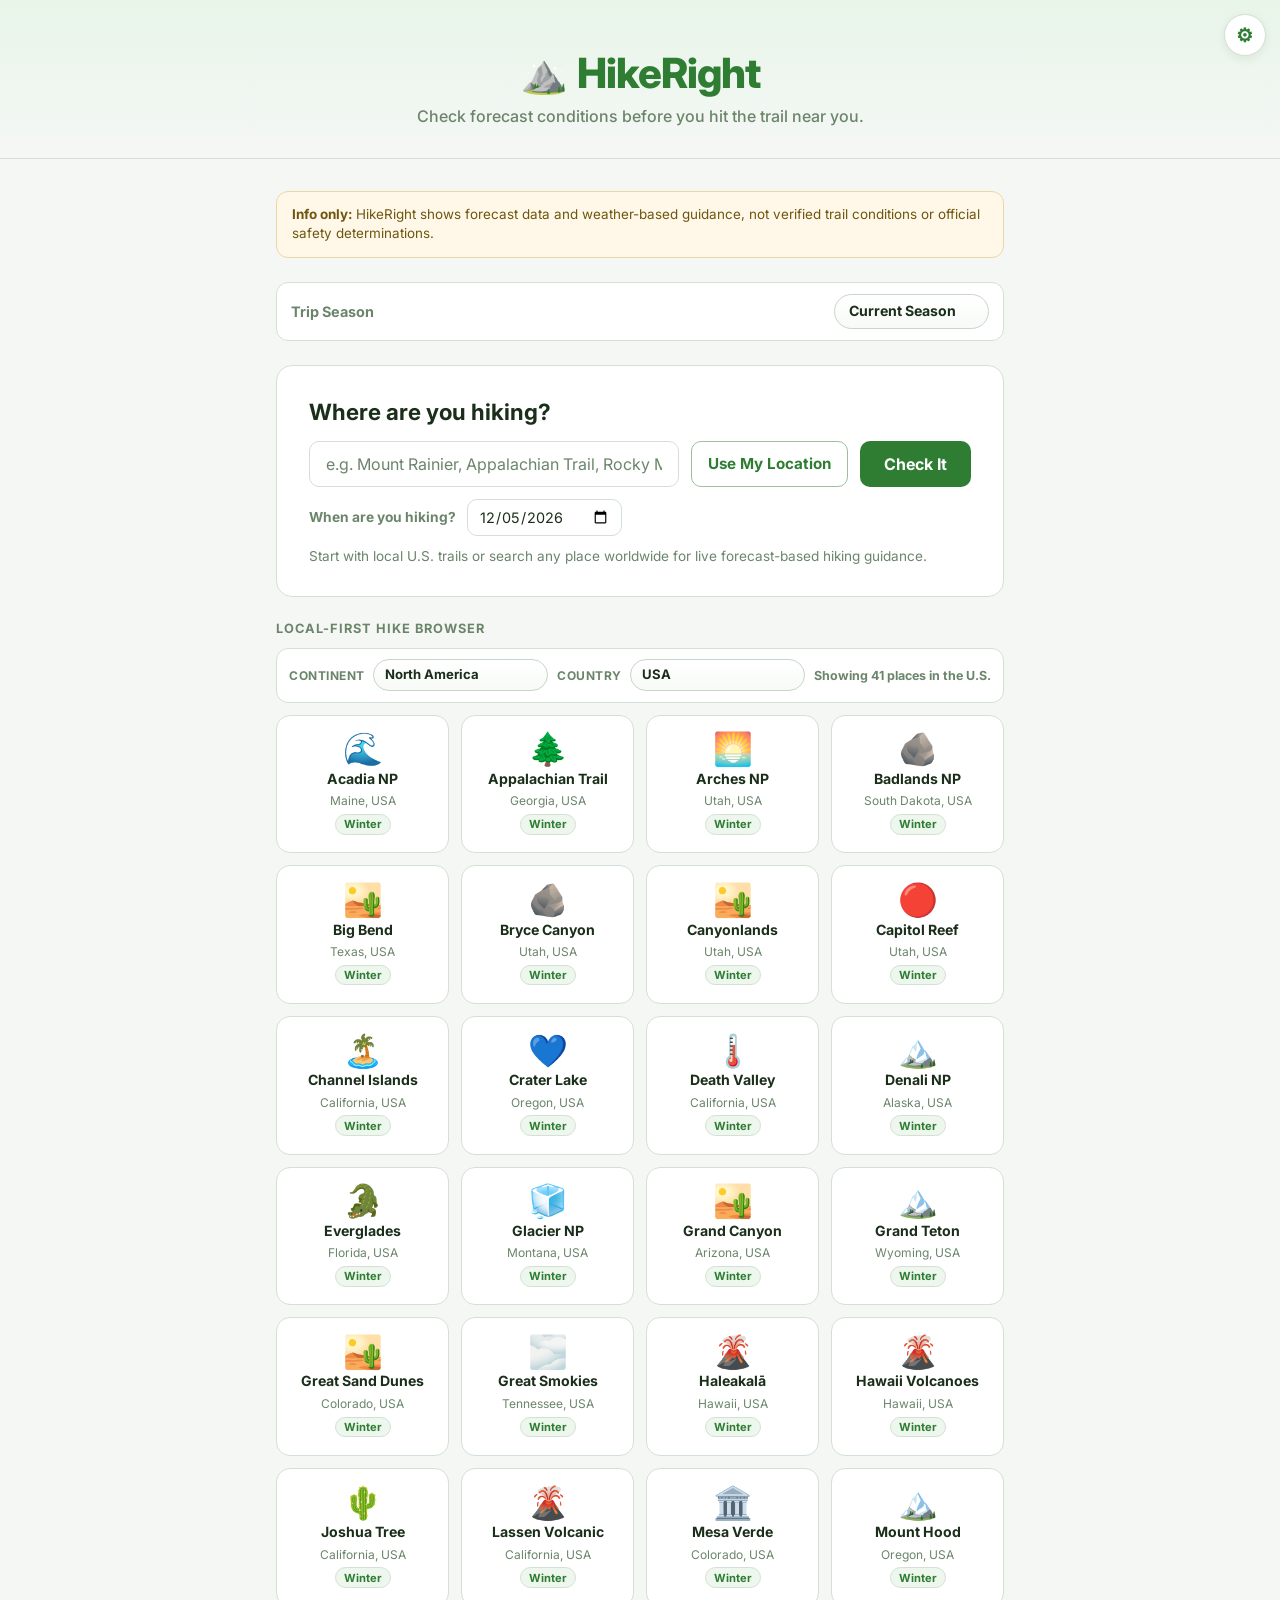
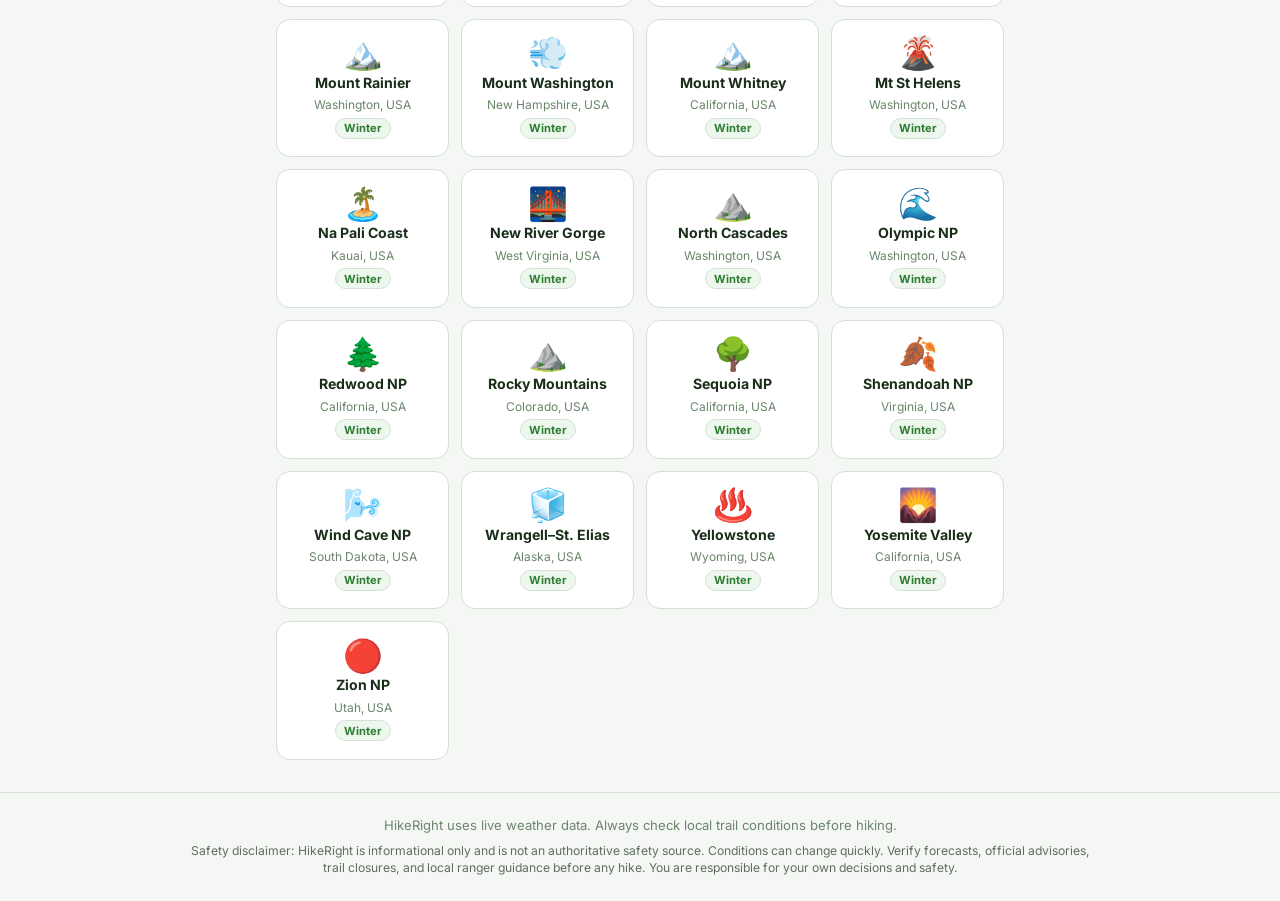
<file: index.html>
﻿<!DOCTYPE html>
<html lang="en">
<head>
  <meta charset="UTF-8" />
  <meta name="viewport" content="width=device-width, initial-scale=1.0"/>
  <title>HikeRight – Weather-Based Hike Planner</title>
    <script>
      if (window.location.protocol === 'http:' || window.location.protocol === 'https:') {
        const manifestLink = document.createElement('link');
        manifestLink.rel = 'manifest';
        manifestLink.href = 'manifest.webmanifest';
        document.head.appendChild(manifestLink);
      }
    </script>
    <script>
      if (window.location.protocol === 'file:') {
        const hardenFrames = () => {
          document.querySelectorAll('iframe').forEach((frame) => {
            const src = (frame.getAttribute('src') || '').trim().toLowerCase();
            if (!src || src.startsWith('file:')) {
              frame.setAttribute('src', 'about:blank');
              frame.classList.add('hidden');
            }
          });
        };

        document.addEventListener('DOMContentLoaded', () => {
          hardenFrames();
          const observer = new MutationObserver(() => hardenFrames());
          observer.observe(document.documentElement, { childList: true, subtree: true });
        });
      }
    </script>
  <link rel="stylesheet" href="style.css" />
</head>
<body>
  <header>
    <div class="settings-shell" id="settingsShell">
      <button id="settingsToggleBtn" class="settings-toggle" type="button" aria-label="Open settings" aria-expanded="false">⚙</button>
      <div id="settingsPopover" class="settings-popover hidden">
        <p class="settings-title">Preferences</p>
        <div class="settings-group">
          <p class="settings-group-title">Display</p>
          <div class="settings-grid">
            <label>
              Language
              <select id="settingLanguage">
                <option value="en-US">English (US)</option>
                <option value="es-ES">Espanol</option>
                <option value="fr-FR">Francais</option>
              </select>
            </label>
            <label>
              Units
              <select id="settingUnits">
                <option value="us">US (F, mph, in)</option>
                <option value="metric">Metric (C, km/h, mm)</option>
              </select>
            </label>
            <label>
              Trail Focus
              <select id="settingLocalFocus">
                <option value="us">Local-first (U.S.)</option>
                <option value="global">Global</option>
              </select>
            </label>
          </div>
        </div>
        <div class="settings-group">
          <p class="settings-group-title">Safety</p>
          <div class="settings-grid">
            <label>
              Battery Mode
              <select id="settingBatterySaver">
                <option value="off">Standard</option>
                <option value="on">Extreme Saver</option>
              </select>
            </label>
            <label>
              Emergency Data
              <select id="settingAnonymousEmergency">
                <option value="off">Off</option>
                <option value="on">Anonymous Emergency Only</option>
              </select>
            </label>
            <label class="settings-wide">
              Emergency Webhook URL
              <input id="settingEmergencyWebhook" type="url" placeholder="https://example.com/sos" />
              <span class="settings-help">Used by missed check-in emergency escalation.</span>
            </label>
          </div>
        </div>
        <p id="settingsSavedNote" class="settings-saved-note hidden">Saved</p>
      </div>
    </div>

    <div class="logo">
      <span class="logo-icon">⛰️</span>
      <span class="logo-text">HikeRight</span>
    </div>
    <p class="tagline">Check forecast conditions before you hit the trail near you.</p>
  </header>

  <main>
    <div class="disclaimer-banner">
      <p><strong>Info only:</strong> HikeRight shows forecast data and weather-based guidance, not verified trail conditions or official safety determinations.</p>
    </div>

    <div class="season-banner">
      <label for="seasonSelect">Trip Season</label>
      <select id="seasonSelect">
        <option value="auto">Current Season</option>
        <option value="spring">Spring</option>
        <option value="summer">Summer</option>
        <option value="fall">Fall</option>
        <option value="winter">Winter</option>
      </select>
    </div>

    <div class="search-card">
      <h2>Where are you hiking?</h2>
      <div class="search-row">
        <input
          type="text"
          id="locationInput"
          placeholder="e.g. Mount Rainier, Appalachian Trail, Rocky Mountain National Park..."
          autocomplete="off"
        />
        <button id="nearMeBtn" type="button">Use My Location</button>
        <button id="checkBtn">Check It</button>
      </div>
      <div class="date-row">
        <label for="hikeDateInput">When are you hiking?</label>
        <input type="date" id="hikeDateInput" />
      </div>
      <p class="hint">Start with local U.S. trails or search any place worldwide for live forecast-based hiking guidance.</p>
    </div>

    <!-- FEATURED HIKES -->
    <div class="featured-section">
      <p class="featured-label">Local-First Hike Browser</p>
      <div class="place-organizer">
        <label for="placeContinent">Continent</label>
        <select id="placeContinent">
          <option value="all">All Continents</option>
        </select>
        <label for="placeCountry">Country</label>
        <select id="placeCountry">
          <option value="all">All Countries</option>
        </select>
        <span id="placeCount" class="place-count">Showing all places</span>
      </div>
      <div class="featured-grid">
        <button class="hike-tab" data-query="Mount Rainier, Washington"><span class="ht-icon">🏔️</span><span class="ht-name">Mount Rainier</span><span class="ht-loc">Washington, USA</span></button>
        <button class="hike-tab" data-query="Yosemite Valley, California"><span class="ht-icon">🌄</span><span class="ht-name">Yosemite Valley</span><span class="ht-loc">California, USA</span></button>
        <button class="hike-tab" data-query="Zion National Park, Utah"><span class="ht-icon">🔴</span><span class="ht-name">Zion NP</span><span class="ht-loc">Utah, USA</span></button>
        <button class="hike-tab" data-query="Rocky Mountain National Park, Colorado"><span class="ht-icon">⛰️</span><span class="ht-name">Rocky Mountains</span><span class="ht-loc">Colorado, USA</span></button>
        <button class="hike-tab" data-query="Grand Canyon, Arizona"><span class="ht-icon">🏜️</span><span class="ht-name">Grand Canyon</span><span class="ht-loc">Arizona, USA</span></button>
        <button class="hike-tab" data-query="Olympic National Park, Washington"><span class="ht-icon">🌊</span><span class="ht-name">Olympic NP</span><span class="ht-loc">Washington, USA</span></button>
        <button class="hike-tab" data-query="Glacier National Park, Montana"><span class="ht-icon">🧊</span><span class="ht-name">Glacier NP</span><span class="ht-loc">Montana, USA</span></button>
        <button class="hike-tab" data-query="Bryce Canyon National Park, Utah"><span class="ht-icon">🪨</span><span class="ht-name">Bryce Canyon</span><span class="ht-loc">Utah, USA</span></button>
        <button class="hike-tab" data-query="Arches National Park, Utah"><span class="ht-icon">🌅</span><span class="ht-name">Arches NP</span><span class="ht-loc">Utah, USA</span></button>
        <button class="hike-tab" data-query="Crater Lake National Park, Oregon"><span class="ht-icon">💙</span><span class="ht-name">Crater Lake</span><span class="ht-loc">Oregon, USA</span></button>
        <button class="hike-tab" data-query="Mount Hood, Oregon"><span class="ht-icon">🏔️</span><span class="ht-name">Mount Hood</span><span class="ht-loc">Oregon, USA</span></button>
        <button class="hike-tab" data-query="Death Valley National Park, California"><span class="ht-icon">🌡️</span><span class="ht-name">Death Valley</span><span class="ht-loc">California, USA</span></button>
        <button class="hike-tab" data-query="Joshua Tree National Park, California"><span class="ht-icon">🌵</span><span class="ht-name">Joshua Tree</span><span class="ht-loc">California, USA</span></button>
        <button class="hike-tab" data-query="Sequoia National Park, California"><span class="ht-icon">🌳</span><span class="ht-name">Sequoia NP</span><span class="ht-loc">California, USA</span></button>
        <button class="hike-tab" data-query="Mount Whitney, California"><span class="ht-icon">🏔️</span><span class="ht-name">Mount Whitney</span><span class="ht-loc">California, USA</span></button>
        <button class="hike-tab" data-query="Canyonlands National Park, Utah"><span class="ht-icon">🏜️</span><span class="ht-name">Canyonlands</span><span class="ht-loc">Utah, USA</span></button>
        <button class="hike-tab" data-query="Capitol Reef National Park, Utah"><span class="ht-icon">🔴</span><span class="ht-name">Capitol Reef</span><span class="ht-loc">Utah, USA</span></button>
        <button class="hike-tab" data-query="Mount St. Helens, Washington"><span class="ht-icon">🌋</span><span class="ht-name">Mt St Helens</span><span class="ht-loc">Washington, USA</span></button>
        <button class="hike-tab" data-query="North Cascades National Park, Washington"><span class="ht-icon">⛰️</span><span class="ht-name">North Cascades</span><span class="ht-loc">Washington, USA</span></button>
        <button class="hike-tab" data-query="Lassen Volcanic National Park, California"><span class="ht-icon">🌋</span><span class="ht-name">Lassen Volcanic</span><span class="ht-loc">California, USA</span></button>
        <button class="hike-tab" data-query="Appalachian Trail, Georgia"><span class="ht-icon">🌲</span><span class="ht-name">Appalachian Trail</span><span class="ht-loc">Georgia, USA</span></button>
        <button class="hike-tab" data-query="Great Smoky Mountains, Tennessee"><span class="ht-icon">🌫️</span><span class="ht-name">Great Smokies</span><span class="ht-loc">Tennessee, USA</span></button>
        <button class="hike-tab" data-query="Shenandoah National Park, Virginia"><span class="ht-icon">🍂</span><span class="ht-name">Shenandoah NP</span><span class="ht-loc">Virginia, USA</span></button>
        <button class="hike-tab" data-query="Acadia National Park, Maine"><span class="ht-icon">🌊</span><span class="ht-name">Acadia NP</span><span class="ht-loc">Maine, USA</span></button>
        <button class="hike-tab" data-query="Mount Washington, New Hampshire"><span class="ht-icon">💨</span><span class="ht-name">Mount Washington</span><span class="ht-loc">New Hampshire, USA</span></button>
        <button class="hike-tab" data-query="Everglades National Park, Florida"><span class="ht-icon">🐊</span><span class="ht-name">Everglades</span><span class="ht-loc">Florida, USA</span></button>
        <button class="hike-tab" data-query="Big Bend National Park, Texas"><span class="ht-icon">🏜️</span><span class="ht-name">Big Bend</span><span class="ht-loc">Texas, USA</span></button>
        <button class="hike-tab" data-query="New River Gorge, West Virginia"><span class="ht-icon">🌉</span><span class="ht-name">New River Gorge</span><span class="ht-loc">West Virginia, USA</span></button>
        <button class="hike-tab" data-query="Denali National Park, Alaska"><span class="ht-icon">🏔️</span><span class="ht-name">Denali NP</span><span class="ht-loc">Alaska, USA</span></button>
        <button class="hike-tab" data-query="Wrangell-St Elias National Park, Alaska"><span class="ht-icon">🧊</span><span class="ht-name">Wrangell–St. Elias</span><span class="ht-loc">Alaska, USA</span></button>
        <button class="hike-tab" data-query="Haleakala National Park, Hawaii"><span class="ht-icon">🌋</span><span class="ht-name">Haleakalā</span><span class="ht-loc">Hawaii, USA</span></button>
        <button class="hike-tab" data-query="Hawaii Volcanoes National Park"><span class="ht-icon">🌋</span><span class="ht-name">Hawaii Volcanoes</span><span class="ht-loc">Hawaii, USA</span></button>
        <button class="hike-tab" data-query="Na Pali Coast, Kauai, Hawaii"><span class="ht-icon">🏝️</span><span class="ht-name">Na Pali Coast</span><span class="ht-loc">Kauai, USA</span></button>
        <button class="hike-tab" data-query="Wind Cave National Park, South Dakota"><span class="ht-icon">🌬️</span><span class="ht-name">Wind Cave NP</span><span class="ht-loc">South Dakota, USA</span></button>
        <button class="hike-tab" data-query="Badlands National Park, South Dakota"><span class="ht-icon">🪨</span><span class="ht-name">Badlands NP</span><span class="ht-loc">South Dakota, USA</span></button>
        <button class="hike-tab" data-query="Yellowstone National Park, Wyoming"><span class="ht-icon">♨️</span><span class="ht-name">Yellowstone</span><span class="ht-loc">Wyoming, USA</span></button>
        <button class="hike-tab" data-query="Grand Teton National Park, Wyoming"><span class="ht-icon">🏔️</span><span class="ht-name">Grand Teton</span><span class="ht-loc">Wyoming, USA</span></button>
        <button class="hike-tab" data-query="Mesa Verde National Park, Colorado"><span class="ht-icon">🏛️</span><span class="ht-name">Mesa Verde</span><span class="ht-loc">Colorado, USA</span></button>
        <button class="hike-tab" data-query="Great Sand Dunes National Park, Colorado"><span class="ht-icon">🏜️</span><span class="ht-name">Great Sand Dunes</span><span class="ht-loc">Colorado, USA</span></button>
        <button class="hike-tab" data-query="Channel Islands National Park, California"><span class="ht-icon">🏝️</span><span class="ht-name">Channel Islands</span><span class="ht-loc">California, USA</span></button>
        <button class="hike-tab" data-query="Redwood National Park, California"><span class="ht-icon">🌲</span><span class="ht-name">Redwood NP</span><span class="ht-loc">California, USA</span></button>
        <!-- Canada -->
        <button class="hike-tab" data-query="Banff National Park, Alberta"><span class="ht-icon">🦌</span><span class="ht-name">Banff NP</span><span class="ht-loc">Alberta, Canada</span></button>
        <button class="hike-tab" data-query="Jasper National Park, Alberta"><span class="ht-icon">🐻</span><span class="ht-name">Jasper NP</span><span class="ht-loc">Alberta, Canada</span></button>
        <button class="hike-tab" data-query="Yoho National Park, British Columbia"><span class="ht-icon">🌊</span><span class="ht-name">Yoho NP</span><span class="ht-loc">BC, Canada</span></button>
        <button class="hike-tab" data-query="Garibaldi Provincial Park, BC"><span class="ht-icon">⛰️</span><span class="ht-name">Garibaldi PP</span><span class="ht-loc">BC, Canada</span></button>
        <button class="hike-tab" data-query="Cape Breton Highlands, Nova Scotia"><span class="ht-icon">🌊</span><span class="ht-name">Cape Breton</span><span class="ht-loc">Nova Scotia, Canada</span></button>
        <button class="hike-tab" data-query="Gros Morne National Park, Newfoundland"><span class="ht-icon">🪨</span><span class="ht-name">Gros Morne</span><span class="ht-loc">Newfoundland, Canada</span></button>
        <button class="hike-tab" data-query="Kootenay National Park, BC"><span class="ht-icon">🌿</span><span class="ht-name">Kootenay NP</span><span class="ht-loc">BC, Canada</span></button>
        <button class="hike-tab" data-query="Nahanni National Park, Northwest Territories"><span class="ht-icon">💧</span><span class="ht-name">Nahanni NP</span><span class="ht-loc">NWT, Canada</span></button>
        <button class="hike-tab" data-query="Bruce Peninsula National Park, Ontario"><span class="ht-icon">🌊</span><span class="ht-name">Bruce Peninsula</span><span class="ht-loc">Ontario, Canada</span></button>
        <button class="hike-tab" data-query="Fundy National Park, New Brunswick"><span class="ht-icon">🌊</span><span class="ht-name">Fundy NP</span><span class="ht-loc">New Brunswick, Canada</span></button>
        <!-- Mexico & Central America -->
        <button class="hike-tab" data-query="Copper Canyon, Chihuahua, Mexico"><span class="ht-icon">🏜️</span><span class="ht-name">Copper Canyon</span><span class="ht-loc">Chihuahua, Mexico</span></button>
        <button class="hike-tab" data-query="Popocatepetl Volcano, Mexico"><span class="ht-icon">🌋</span><span class="ht-name">Popocatépetl</span><span class="ht-loc">Mexico</span></button>
        <button class="hike-tab" data-query="Arenal Volcano, Costa Rica"><span class="ht-icon">🌋</span><span class="ht-name">Arenal Volcano</span><span class="ht-loc">Costa Rica</span></button>
        <button class="hike-tab" data-query="Monteverde Cloud Forest, Costa Rica"><span class="ht-icon">☁️</span><span class="ht-name">Monteverde</span><span class="ht-loc">Costa Rica</span></button>
        <!-- South America -->
        <button class="hike-tab" data-query="Patagonia, Chile"><span class="ht-icon">🌊</span><span class="ht-name">Patagonia</span><span class="ht-loc">Chile</span></button>
        <button class="hike-tab" data-query="Torres del Paine, Chile"><span class="ht-icon">🏔️</span><span class="ht-name">Torres del Paine</span><span class="ht-loc">Chile</span></button>
        <button class="hike-tab" data-query="Machu Picchu, Peru"><span class="ht-icon">🏛️</span><span class="ht-name">Machu Picchu</span><span class="ht-loc">Peru</span></button>
        <button class="hike-tab" data-query="Inca Trail, Cusco, Peru"><span class="ht-icon">🗿</span><span class="ht-name">Inca Trail</span><span class="ht-loc">Cusco, Peru</span></button>
        <button class="hike-tab" data-query="Roraima Mountain, Venezuela"><span class="ht-icon">☁️</span><span class="ht-name">Mount Roraima</span><span class="ht-loc">Venezuela</span></button>
        <button class="hike-tab" data-query="Fitz Roy, El Chalten, Argentina"><span class="ht-icon">🏔️</span><span class="ht-name">Fitz Roy</span><span class="ht-loc">Argentina</span></button>
        <button class="hike-tab" data-query="Aconcagua, Mendoza, Argentina"><span class="ht-icon">⛰️</span><span class="ht-name">Aconcagua</span><span class="ht-loc">Argentina</span></button>
        <button class="hike-tab" data-query="Cotopaxi Volcano, Ecuador"><span class="ht-icon">🌋</span><span class="ht-name">Cotopaxi</span><span class="ht-loc">Ecuador</span></button>
        <button class="hike-tab" data-query="Galapagos Islands, Ecuador"><span class="ht-icon">🦎</span><span class="ht-name">Galápagos</span><span class="ht-loc">Ecuador</span></button>
        <button class="hike-tab" data-query="Chapada Diamantina, Bahia, Brazil"><span class="ht-icon">💎</span><span class="ht-name">Chapada Diamantina</span><span class="ht-loc">Brazil</span></button>
        <button class="hike-tab" data-query="Huayna Potosi, Bolivia"><span class="ht-icon">🏔️</span><span class="ht-name">Huayna Potosí</span><span class="ht-loc">Bolivia</span></button>
        <button class="hike-tab" data-query="Salar de Uyuni, Bolivia"><span class="ht-icon">🧂</span><span class="ht-name">Salar de Uyuni</span><span class="ht-loc">Bolivia</span></button>
        <button class="hike-tab" data-query="Los Glaciares National Park, Argentina"><span class="ht-icon">🧊</span><span class="ht-name">Los Glaciares NP</span><span class="ht-loc">Argentina</span></button>
        <!-- Europe - Alps -->
        <button class="hike-tab" data-query="Dolomites, South Tyrol, Italy"><span class="ht-icon">🇮🇹</span><span class="ht-name">The Dolomites</span><span class="ht-loc">Italy</span></button>
        <button class="hike-tab" data-query="Mont Blanc, Chamonix, France"><span class="ht-icon">🏔️</span><span class="ht-name">Mont Blanc</span><span class="ht-loc">France/Italy</span></button>
        <button class="hike-tab" data-query="Matterhorn, Zermatt, Switzerland"><span class="ht-icon">🏔️</span><span class="ht-name">Matterhorn</span><span class="ht-loc">Switzerland</span></button>
        <button class="hike-tab" data-query="Jungfrau, Bernese Alps, Switzerland"><span class="ht-icon">⛷️</span><span class="ht-name">Jungfrau</span><span class="ht-loc">Switzerland</span></button>
        <button class="hike-tab" data-query="Eiger, Grindelwald, Switzerland"><span class="ht-icon">🏔️</span><span class="ht-name">Eiger</span><span class="ht-loc">Switzerland</span></button>
        <button class="hike-tab" data-query="Grossglockner, Austria"><span class="ht-icon">⛰️</span><span class="ht-name">Grossglockner</span><span class="ht-loc">Austria</span></button>
        <button class="hike-tab" data-query="Pyrenees, Andorra"><span class="ht-icon">🗻</span><span class="ht-name">Pyrenees</span><span class="ht-loc">Andorra</span></button>
        <button class="hike-tab" data-query="Triglav National Park, Slovenia"><span class="ht-icon">🌿</span><span class="ht-name">Triglav NP</span><span class="ht-loc">Slovenia</span></button>
        <button class="hike-tab" data-query="Picos de Europa, Spain"><span class="ht-icon">⛰️</span><span class="ht-name">Picos de Europa</span><span class="ht-loc">Spain</span></button>
        <button class="hike-tab" data-query="Tour du Mont Blanc, France"><span class="ht-icon">🔄</span><span class="ht-name">Tour du Mont Blanc</span><span class="ht-loc">France</span></button>
        <!-- Europe - Nordic & UK -->
        <button class="hike-tab" data-query="Snowdonia National Park, Wales"><span class="ht-icon">🌧️</span><span class="ht-name">Snowdonia</span><span class="ht-loc">Wales, UK</span></button>
        <button class="hike-tab" data-query="Ben Nevis, Scotland"><span class="ht-icon">🏴󠁧󠁢󠁳󠁣󠁴󠁿</span><span class="ht-name">Ben Nevis</span><span class="ht-loc">Scotland, UK</span></button>
        <button class="hike-tab" data-query="Lake District, England"><span class="ht-icon">💧</span><span class="ht-name">Lake District</span><span class="ht-loc">England, UK</span></button>
        <button class="hike-tab" data-query="Cairngorms National Park, Scotland"><span class="ht-icon">🦅</span><span class="ht-name">Cairngorms NP</span><span class="ht-loc">Scotland, UK</span></button>
        <button class="hike-tab" data-query="Lofoten Islands, Norway"><span class="ht-icon">🌊</span><span class="ht-name">Lofoten Islands</span><span class="ht-loc">Norway</span></button>
        <button class="hike-tab" data-query="Trolltunga, Hardanger, Norway"><span class="ht-icon">🪨</span><span class="ht-name">Trolltunga</span><span class="ht-loc">Norway</span></button>
        <button class="hike-tab" data-query="Preikestolen, Stavanger, Norway"><span class="ht-icon">🪨</span><span class="ht-name">Preikestolen</span><span class="ht-loc">Norway</span></button>
        <button class="hike-tab" data-query="Kungsleden Trail, Sweden"><span class="ht-icon">🌲</span><span class="ht-name">Kungsleden</span><span class="ht-loc">Sweden</span></button>
        <button class="hike-tab" data-query="Sarek National Park, Sweden"><span class="ht-icon">🦌</span><span class="ht-name">Sarek NP</span><span class="ht-loc">Sweden</span></button>
        <button class="hike-tab" data-query="Nuuksio National Park, Finland"><span class="ht-icon">🌲</span><span class="ht-name">Nuuksio NP</span><span class="ht-loc">Finland</span></button>
        <button class="hike-tab" data-query="Landmannalaugar, Iceland"><span class="ht-icon">🌋</span><span class="ht-name">Landmannalaugar</span><span class="ht-loc">Iceland</span></button>
        <button class="hike-tab" data-query="Fimmvörðuháls, Iceland"><span class="ht-icon">🔥</span><span class="ht-name">Fimmvörðuháls</span><span class="ht-loc">Iceland</span></button>
        <button class="hike-tab" data-query="Skaftafell, Vatnajokull, Iceland"><span class="ht-icon">🧊</span><span class="ht-name">Skaftafell</span><span class="ht-loc">Iceland</span></button>
        <!-- Europe - Mediterranean & Eastern -->
        <button class="hike-tab" data-query="Cinque Terre, Liguria, Italy"><span class="ht-icon">🌊</span><span class="ht-name">Cinque Terre</span><span class="ht-loc">Italy</span></button>
        <button class="hike-tab" data-query="Amalfi Coast, Italy"><span class="ht-icon">🌊</span><span class="ht-name">Amalfi Coast</span><span class="ht-loc">Italy</span></button>
        <button class="hike-tab" data-query="Etna Volcano, Sicily, Italy"><span class="ht-icon">🌋</span><span class="ht-name">Mount Etna</span><span class="ht-loc">Sicily, Italy</span></button>
        <button class="hike-tab" data-query="Samaria Gorge, Crete, Greece"><span class="ht-icon">🏛️</span><span class="ht-name">Samaria Gorge</span><span class="ht-loc">Crete, Greece</span></button>
        <button class="hike-tab" data-query="Olympus Mountain, Greece"><span class="ht-icon">⚡</span><span class="ht-name">Mount Olympus</span><span class="ht-loc">Greece</span></button>
        <button class="hike-tab" data-query="Rila National Park, Bulgaria"><span class="ht-icon">🌿</span><span class="ht-name">Rila NP</span><span class="ht-loc">Bulgaria</span></button>
        <button class="hike-tab" data-query="Durmitor National Park, Montenegro"><span class="ht-icon">🦅</span><span class="ht-name">Durmitor NP</span><span class="ht-loc">Montenegro</span></button>
        <button class="hike-tab" data-query="Tatra Mountains, Poland"><span class="ht-icon">⛰️</span><span class="ht-name">Tatra Mountains</span><span class="ht-loc">Poland</span></button>
        <button class="hike-tab" data-query="Retezat National Park, Romania"><span class="ht-icon">🐺</span><span class="ht-name">Retezat NP</span><span class="ht-loc">Romania</span></button>
        <button class="hike-tab" data-query="Plitvice Lakes National Park, Croatia"><span class="ht-icon">💧</span><span class="ht-name">Plitvice Lakes</span><span class="ht-loc">Croatia</span></button>
        <button class="hike-tab" data-query="Paklenica National Park, Croatia"><span class="ht-icon">🪨</span><span class="ht-name">Paklenica NP</span><span class="ht-loc">Croatia</span></button>
        <button class="hike-tab" data-query="Peneda-Geres National Park, Portugal"><span class="ht-icon">🌿</span><span class="ht-name">Peneda-Gerês</span><span class="ht-loc">Portugal</span></button>
        <button class="hike-tab" data-query="Serra da Estrela, Portugal"><span class="ht-icon">⛰️</span><span class="ht-name">Serra da Estrela</span><span class="ht-loc">Portugal</span></button>
        <button class="hike-tab" data-query="Sierra Nevada, Andalusia, Spain"><span class="ht-icon">❄️</span><span class="ht-name">Sierra Nevada</span><span class="ht-loc">Spain</span></button>
        <button class="hike-tab" data-query="Ordesa National Park, Aragon, Spain"><span class="ht-icon">🏔️</span><span class="ht-name">Ordesa NP</span><span class="ht-loc">Spain</span></button>
        <button class="hike-tab" data-query="Black Forest, Baden-Württemberg, Germany"><span class="ht-icon">🌲</span><span class="ht-name">Black Forest</span><span class="ht-loc">Germany</span></button>
        <button class="hike-tab" data-query="Berchtesgaden National Park, Bavaria, Germany"><span class="ht-icon">⛰️</span><span class="ht-name">Berchtesgaden NP</span><span class="ht-loc">Bavaria, Germany</span></button>
        <button class="hike-tab" data-query="Saxony Switzerland National Park, Germany"><span class="ht-icon">🪨</span><span class="ht-name">Saxon Switzerland</span><span class="ht-loc">Germany</span></button>
        <button class="hike-tab" data-query="Verdon Gorge, Provence, France"><span class="ht-icon">💚</span><span class="ht-name">Verdon Gorge</span><span class="ht-loc">Provence, France</span></button>
        <button class="hike-tab" data-query="Ecrins National Park, France"><span class="ht-icon">🏔️</span><span class="ht-name">Écrins NP</span><span class="ht-loc">France</span></button>
        <!-- Africa -->
        <button class="hike-tab" data-query="Mount Kilimanjaro, Tanzania"><span class="ht-icon">🌍</span><span class="ht-name">Kilimanjaro</span><span class="ht-loc">Tanzania</span></button>
        <button class="hike-tab" data-query="Mount Kenya, Kenya"><span class="ht-icon">🦁</span><span class="ht-name">Mount Kenya</span><span class="ht-loc">Kenya</span></button>
        <button class="hike-tab" data-query="Rwenzori Mountains, Uganda"><span class="ht-icon">🌿</span><span class="ht-name">Rwenzori Mts</span><span class="ht-loc">Uganda</span></button>
        <button class="hike-tab" data-query="Simien Mountains, Ethiopia"><span class="ht-icon">🐒</span><span class="ht-name">Simien Mountains</span><span class="ht-loc">Ethiopia</span></button>
        <button class="hike-tab" data-query="Table Mountain, Cape Town, South Africa"><span class="ht-icon">🌅</span><span class="ht-name">Table Mountain</span><span class="ht-loc">South Africa</span></button>
        <button class="hike-tab" data-query="Drakensberg, KwaZulu-Natal, South Africa"><span class="ht-icon">🏔️</span><span class="ht-name">Drakensberg</span><span class="ht-loc">South Africa</span></button>
        <button class="hike-tab" data-query="Atlas Mountains, Morocco"><span class="ht-icon">🏜️</span><span class="ht-name">Atlas Mountains</span><span class="ht-loc">Morocco</span></button>
        <button class="hike-tab" data-query="Mount Toubkal, Morocco"><span class="ht-icon">⛰️</span><span class="ht-name">Mount Toubkal</span><span class="ht-loc">Morocco</span></button>
        <button class="hike-tab" data-query="Virunga National Park, DRC"><span class="ht-icon">🦍</span><span class="ht-name">Virunga NP</span><span class="ht-loc">DR Congo</span></button>
        <button class="hike-tab" data-query="Bale Mountains, Ethiopia"><span class="ht-icon">🐾</span><span class="ht-name">Bale Mountains</span><span class="ht-loc">Ethiopia</span></button>
        <button class="hike-tab" data-query="Namib-Naukluft National Park, Namibia"><span class="ht-icon">🏜️</span><span class="ht-name">Namib-Naukluft</span><span class="ht-loc">Namibia</span></button>
        <button class="hike-tab" data-query="Fish River Canyon, Namibia"><span class="ht-icon">🏜️</span><span class="ht-name">Fish River Canyon</span><span class="ht-loc">Namibia</span></button>
        <button class="hike-tab" data-query="Toubkal National Park, Morocco"><span class="ht-icon">🏔️</span><span class="ht-name">Toubkal NP</span><span class="ht-loc">Morocco</span></button>
        <button class="hike-tab" data-query="Aït Benhaddou, Morocco"><span class="ht-icon">🏰</span><span class="ht-name">Aït Benhaddou</span><span class="ht-loc">Morocco</span></button>
        <!-- Asia - Himalaya -->
        <button class="hike-tab" data-query="Everest Base Camp, Nepal"><span class="ht-icon">🏔️</span><span class="ht-name">Everest Base Camp</span><span class="ht-loc">Nepal</span></button>
        <button class="hike-tab" data-query="Annapurna Circuit, Nepal"><span class="ht-icon">🗻</span><span class="ht-name">Annapurna Circuit</span><span class="ht-loc">Nepal</span></button>
        <button class="hike-tab" data-query="Langtang Valley, Nepal"><span class="ht-icon">🏕️</span><span class="ht-name">Langtang Valley</span><span class="ht-loc">Nepal</span></button>
        <button class="hike-tab" data-query="Manaslu Circuit, Nepal"><span class="ht-icon">⛰️</span><span class="ht-name">Manaslu Circuit</span><span class="ht-loc">Nepal</span></button>
        <button class="hike-tab" data-query="K2 Base Camp, Pakistan"><span class="ht-icon">🏔️</span><span class="ht-name">K2 Base Camp</span><span class="ht-loc">Pakistan</span></button>
        <button class="hike-tab" data-query="Fairy Meadows, Gilgit-Baltistan, Pakistan"><span class="ht-icon">🧚</span><span class="ht-name">Fairy Meadows</span><span class="ht-loc">Pakistan</span></button>
        <button class="hike-tab" data-query="Markha Valley, Ladakh, India"><span class="ht-icon">🏔️</span><span class="ht-name">Markha Valley</span><span class="ht-loc">Ladakh, India</span></button>
        <button class="hike-tab" data-query="Valley of Flowers, Uttarakhand, India"><span class="ht-icon">🌸</span><span class="ht-name">Valley of Flowers</span><span class="ht-loc">India</span></button>
        <button class="hike-tab" data-query="Tiger's Nest, Paro, Bhutan"><span class="ht-icon">🐯</span><span class="ht-name">Tiger's Nest</span><span class="ht-loc">Bhutan</span></button>
        <button class="hike-tab" data-query="Snowman Trek, Bhutan"><span class="ht-icon">⛄</span><span class="ht-name">Snowman Trek</span><span class="ht-loc">Bhutan</span></button>
        <button class="hike-tab" data-query="Roopkund Lake, Uttarakhand, India"><span class="ht-icon">💀</span><span class="ht-name">Roopkund Lake</span><span class="ht-loc">India</span></button>
        <button class="hike-tab" data-query="Kedarnath, Uttarakhand, India"><span class="ht-icon">🛕</span><span class="ht-name">Kedarnath</span><span class="ht-loc">India</span></button>
        <button class="hike-tab" data-query="Hampta Pass, Himachal Pradesh, India"><span class="ht-icon">⛰️</span><span class="ht-name">Hampta Pass</span><span class="ht-loc">India</span></button>
        <button class="hike-tab" data-query="Chadar Trek, Ladakh, India"><span class="ht-icon">🧊</span><span class="ht-name">Chadar Trek</span><span class="ht-loc">Ladakh, India</span></button>
        <!-- Asia - East & Southeast -->
        <button class="hike-tab" data-query="Mount Fuji, Japan"><span class="ht-icon">🗻</span><span class="ht-name">Mount Fuji</span><span class="ht-loc">Japan</span></button>
        <button class="hike-tab" data-query="Kumano Kodo, Wakayama, Japan"><span class="ht-icon">🌲</span><span class="ht-name">Kumano Kodo</span><span class="ht-loc">Japan</span></button>
        <button class="hike-tab" data-query="Nakasendo Trail, Japan"><span class="ht-icon">🏯</span><span class="ht-name">Nakasendo Trail</span><span class="ht-loc">Japan</span></button>
        <button class="hike-tab" data-query="Daisetsuzan National Park, Hokkaido, Japan"><span class="ht-icon">🌸</span><span class="ht-name">Daisetsuzan NP</span><span class="ht-loc">Hokkaido, Japan</span></button>
        <button class="hike-tab" data-query="Hallasan Mountain, Jeju Island, South Korea"><span class="ht-icon">🌺</span><span class="ht-name">Hallasan</span><span class="ht-loc">Jeju, South Korea</span></button>
        <button class="hike-tab" data-query="Seoraksan National Park, South Korea"><span class="ht-icon">🍁</span><span class="ht-name">Seoraksan NP</span><span class="ht-loc">South Korea</span></button>
        <button class="hike-tab" data-query="Taroko Gorge, Taiwan"><span class="ht-icon">🪨</span><span class="ht-name">Taroko Gorge</span><span class="ht-loc">Taiwan</span></button>
        <button class="hike-tab" data-query="Huangshan Yellow Mountain, China"><span class="ht-icon">🌫️</span><span class="ht-name">Huangshan</span><span class="ht-loc">China</span></button>
        <button class="hike-tab" data-query="Zhangjiajie National Forest Park, China"><span class="ht-icon">🏯</span><span class="ht-name">Zhangjiajie</span><span class="ht-loc">China</span></button>
        <button class="hike-tab" data-query="Tiger Leaping Gorge, Yunnan, China"><span class="ht-icon">🐯</span><span class="ht-name">Tiger Leaping Gorge</span><span class="ht-loc">Yunnan, China</span></button>
        <button class="hike-tab" data-query="Kinabalu National Park, Sabah, Malaysia"><span class="ht-icon">🏔️</span><span class="ht-name">Mount Kinabalu</span><span class="ht-loc">Malaysia</span></button>
        <button class="hike-tab" data-query="Cameron Highlands, Malaysia"><span class="ht-icon">🍵</span><span class="ht-name">Cameron Highlands</span><span class="ht-loc">Malaysia</span></button>
        <button class="hike-tab" data-query="Rinjani Volcano, Lombok, Indonesia"><span class="ht-icon">🌋</span><span class="ht-name">Mount Rinjani</span><span class="ht-loc">Indonesia</span></button>
        <button class="hike-tab" data-query="Bromo Tengger, East Java, Indonesia"><span class="ht-icon">🌋</span><span class="ht-name">Mount Bromo</span><span class="ht-loc">Indonesia</span></button>
        <button class="hike-tab" data-query="Doi Inthanon National Park, Thailand"><span class="ht-icon">🌿</span><span class="ht-name">Doi Inthanon</span><span class="ht-loc">Thailand</span></button>
        <button class="hike-tab" data-query="Phong Nha Ke Bang, Vietnam"><span class="ht-icon">🕳️</span><span class="ht-name">Phong Nha</span><span class="ht-loc">Vietnam</span></button>
        <button class="hike-tab" data-query="Fansipan Mountain, Lao Cai, Vietnam"><span class="ht-icon">🏔️</span><span class="ht-name">Fansipan</span><span class="ht-loc">Vietnam</span></button>
        <button class="hike-tab" data-query="Khao Yai National Park, Thailand"><span class="ht-icon">🐘</span><span class="ht-name">Khao Yai NP</span><span class="ht-loc">Thailand</span></button>
        <button class="hike-tab" data-query="Gunung Mulu National Park, Sarawak, Malaysia"><span class="ht-icon">🦇</span><span class="ht-name">Gunung Mulu</span><span class="ht-loc">Sarawak, Malaysia</span></button>
        <button class="hike-tab" data-query="Adam's Peak, Sri Lanka"><span class="ht-icon">🦶</span><span class="ht-name">Adam's Peak</span><span class="ht-loc">Sri Lanka</span></button>
        <button class="hike-tab" data-query="Knuckles Mountain Range, Sri Lanka"><span class="ht-icon">⛰️</span><span class="ht-name">Knuckles Range</span><span class="ht-loc">Sri Lanka</span></button>
        <!-- Middle East -->
        <button class="hike-tab" data-query="Petra, Jordan"><span class="ht-icon">🏛️</span><span class="ht-name">Petra</span><span class="ht-loc">Jordan</span></button>
        <button class="hike-tab" data-query="Wadi Rum, Jordan"><span class="ht-icon">🏜️</span><span class="ht-name">Wadi Rum</span><span class="ht-loc">Jordan</span></button>
        <button class="hike-tab" data-query="Masada, Israel"><span class="ht-icon">🏰</span><span class="ht-name">Masada</span><span class="ht-loc">Israel</span></button>
        <button class="hike-tab" data-query="Mount Sinai, Egypt"><span class="ht-icon">⛪</span><span class="ht-name">Mount Sinai</span><span class="ht-loc">Egypt</span></button>
        <button class="hike-tab" data-query="Hajar Mountains, Oman"><span class="ht-icon">🏜️</span><span class="ht-name">Hajar Mountains</span><span class="ht-loc">Oman</span></button>
        <button class="hike-tab" data-query="Jebel Shams, Oman"><span class="ht-icon">⛰️</span><span class="ht-name">Jebel Shams</span><span class="ht-loc">Oman</span></button>
        <button class="hike-tab" data-query="Asir National Park, Saudi Arabia"><span class="ht-icon">🏔️</span><span class="ht-name">Asir NP</span><span class="ht-loc">Saudi Arabia</span></button>
        <!-- Oceania -->
        <button class="hike-tab" data-query="Cradle Mountain, Tasmania, Australia"><span class="ht-icon">🌿</span><span class="ht-name">Cradle Mountain</span><span class="ht-loc">Tasmania, AUS</span></button>
        <button class="hike-tab" data-query="Blue Mountains National Park, New South Wales"><span class="ht-icon">💙</span><span class="ht-name">Blue Mountains</span><span class="ht-loc">NSW, Australia</span></button>
        <button class="hike-tab" data-query="Grampians National Park, Victoria, Australia"><span class="ht-icon">🦘</span><span class="ht-name">Grampians NP</span><span class="ht-loc">Victoria, AUS</span></button>
        <button class="hike-tab" data-query="Karijini National Park, Western Australia"><span class="ht-icon">🔴</span><span class="ht-name">Karijini NP</span><span class="ht-loc">WA, Australia</span></button>
        <button class="hike-tab" data-query="Uluru, Northern Territory, Australia"><span class="ht-icon">🔴</span><span class="ht-name">Uluru</span><span class="ht-loc">NT, Australia</span></button>
        <button class="hike-tab" data-query="Tongariro Alpine Crossing, New Zealand"><span class="ht-icon">🌋</span><span class="ht-name">Tongariro Crossing</span><span class="ht-loc">New Zealand</span></button>
        <button class="hike-tab" data-query="Milford Track, Fiordland, New Zealand"><span class="ht-icon">🌊</span><span class="ht-name">Milford Track</span><span class="ht-loc">New Zealand</span></button>
        <button class="hike-tab" data-query="Mount Cook National Park, New Zealand"><span class="ht-icon">🏔️</span><span class="ht-name">Mount Cook</span><span class="ht-loc">New Zealand</span></button>
        <button class="hike-tab" data-query="Routeburn Track, New Zealand"><span class="ht-icon">🌿</span><span class="ht-name">Routeburn Track</span><span class="ht-loc">New Zealand</span></button>
        <button class="hike-tab" data-query="Abel Tasman National Park, New Zealand"><span class="ht-icon">🏖️</span><span class="ht-name">Abel Tasman NP</span><span class="ht-loc">New Zealand</span></button>
        <button class="hike-tab" data-query="Kokoda Track, Papua New Guinea"><span class="ht-icon">🌴</span><span class="ht-name">Kokoda Track</span><span class="ht-loc">Papua New Guinea</span></button>
        <button class="hike-tab" data-query="Fiordland National Park, New Zealand"><span class="ht-icon">🌊</span><span class="ht-name">Fiordland NP</span><span class="ht-loc">New Zealand</span></button>
        <button class="hike-tab" data-query="Waitakere Ranges, Auckland, New Zealand"><span class="ht-icon">🌿</span><span class="ht-name">Waitakere Ranges</span><span class="ht-loc">Auckland, NZ</span></button>
        <button class="hike-tab" data-query="Daintree Rainforest, Queensland, Australia"><span class="ht-icon">🌴</span><span class="ht-name">Daintree Rainforest</span><span class="ht-loc">Queensland, AUS</span></button>
      </div>
    </div>
    <div id="loadingState" class="loading hidden">
      <div class="spinner"></div>
      <p>Fetching conditions...</p>
    </div>

    <div id="errorState" class="error-card hidden">
      <span class="error-icon">⚠️</span>
      <p id="errorMsg">Couldn't find that location. Try being more specific.</p>
    </div>

    <div id="resultCard" class="result-card hidden">

      <!-- TOP: location + verdict badge -->
      <div class="result-top">
        <div class="location-info">
          <div class="loc-pin">📍</div>
          <div>
            <h2 id="locationName">—</h2>
            <p id="locationSub">—</p>
            <p id="seasonContext" class="season-context hidden">—</p>
          </div>
        </div>
        <div id="verdictBadge" class="verdict-badge">—</div>
      </div>

      <!-- HERO: big temp + condition -->
      <div class="weather-hero">
        <div class="hero-left">
          <div class="hero-temp" id="heroTemp">—</div>
          <div class="hero-feels">Feels like <span id="heroFeels">—</span></div>
          <div class="hero-range" id="heroRange">—</div>
        </div>
        <div class="hero-right">
          <div class="hero-icon" id="heroIcon">—</div>
          <div class="hero-condition" id="heroCondition">—</div>
        </div>
      </div>

      <!-- VERDICT MESSAGE -->
      <div id="verdictMessage" class="verdict-message">—</div>

      <div class="recommend-box">
        <p class="recommend-title">Hike Guidance</p>
        <div class="recommend-grid">
          <div><span class="r-label">Window</span><span id="recTime" class="r-value">—</span></div>
          <div><span class="r-label">Day Outlook</span><span id="recDay" class="r-value">—</span></div>
          <div><span class="r-label">Season</span><span id="recSeason" class="r-value">—</span></div>
        </div>
      </div>

      <!-- DETAIL GRID -->
      <div class="detail-grid">
        <div class="detail-item">
          <span class="d-label">💧 Humidity</span>
          <span class="d-value" id="dHumidity">—</span>
        </div>
        <div class="detail-item">
          <span class="d-label">💨 Wind</span>
          <span class="d-value" id="dWind">—</span>
        </div>
        <div class="detail-item">
          <span class="d-label">🌧️ Precip Today</span>
          <span class="d-value" id="dPrecip">—</span>
        </div>
        <div class="detail-item">
          <span class="d-label">☀️ UV Index</span>
          <span class="d-value" id="dUV">—</span>
        </div>
        <div class="detail-item">
          <span class="d-label">⛰️ Elevation</span>
          <span class="d-value" id="dElevation">—</span>
        </div>
        <div class="detail-item">
          <span class="d-label">🌅 Sunrise</span>
          <span class="d-value" id="dSunrise">—</span>
        </div>
        <div class="detail-item">
          <span class="d-label">🌇 Sunset</span>
          <span class="d-value" id="dSunset">—</span>
        </div>
        <div class="detail-item">
          <span class="d-label">🌬️ Max Wind</span>
          <span class="d-value" id="dMaxWind">—</span>
        </div>
      </div>

      <!-- 7-DAY FORECAST CHART -->
      <div class="chart-section">
        <h3 class="chart-title">7-Day Forecast</h3>
        <div id="forecastChart" class="forecast-chart"></div>
      </div>

      <!-- WARNINGS -->
      <div id="warningsList" class="warnings-list hidden">
        <h3>⚠️ Warnings</h3>
        <ul id="warningsUl"></ul>
      </div>

      <!-- TIPS -->
      <div id="tipsList" class="tips-list">
        <h3>💡 Tips for this hike</h3>
        <ul id="tipsUl"></ul>
      </div>

    </div>
  </main>

  <footer>
    <p>HikeRight uses live weather data. Always check local trail conditions before hiking.</p>
    <p class="disclaimer-note">Safety disclaimer: HikeRight is informational only and is not an authoritative safety source. Conditions can change quickly. Verify forecasts, official advisories, trail closures, and local ranger guidance before any hike. You are responsible for your own decisions and safety.</p>
  </footer>

  <script src="app.js"></script>
</body>
</html>
</file>
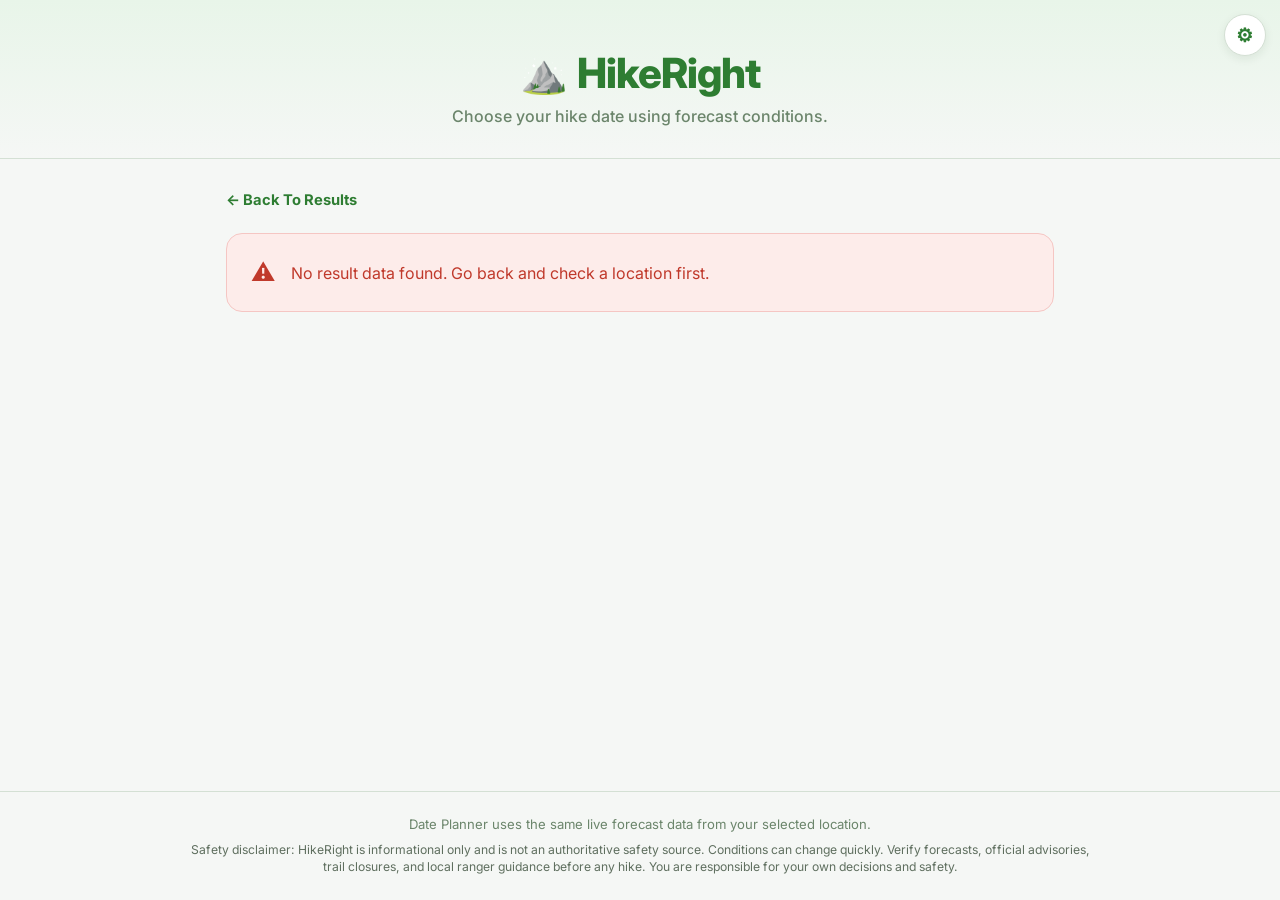
<file: planner.html>
<!DOCTYPE html>
<html lang="en">
<head>
  <meta charset="UTF-8" />
  <meta name="viewport" content="width=device-width, initial-scale=1.0"/>
  <title>HikeRight - Date Planner</title>
  <script>
    if (window.location.protocol === 'http:' || window.location.protocol === 'https:') {
      const manifestLink = document.createElement('link');
      manifestLink.rel = 'manifest';
      manifestLink.href = 'manifest.webmanifest';
      document.head.appendChild(manifestLink);
    }
  </script>
  <script>
    if (window.location.protocol === 'file:') {
      const hardenFrames = () => {
        document.querySelectorAll('iframe').forEach((frame) => {
          const src = (frame.getAttribute('src') || '').trim().toLowerCase();
          if (!src || src.startsWith('file:')) {
            frame.setAttribute('src', 'about:blank');
            frame.classList.add('hidden');
          }
        });
      };

      document.addEventListener('DOMContentLoaded', () => {
        hardenFrames();
        const observer = new MutationObserver(() => hardenFrames());
        observer.observe(document.documentElement, { childList: true, subtree: true });
      });
    }
  </script>
  <link rel="stylesheet" href="style.css" />
</head>
<body data-page="planner">
  <header>
    <div class="settings-shell" id="settingsShell">
      <button id="settingsToggleBtn" class="settings-toggle" type="button" aria-label="Open settings" aria-expanded="false">⚙</button>
      <div id="settingsPopover" class="settings-popover hidden">
        <div class="settings-group">
          <p class="settings-group-title">Display</p>
          <div class="settings-grid">
            <label>
              Language
              <select id="settingLanguage">
                <option value="en-US">English (US)</option>
                <option value="es-ES">Espanol</option>
                <option value="fr-FR">Francais</option>
              </select>
            </label>
            <label>
              Units
              <select id="settingUnits">
                <option value="us">US (F, mph, in)</option>
                <option value="metric">Metric (C, km/h, mm)</option>
              </select>
            </label>
            <label>
              Trail Focus
              <select id="settingLocalFocus">
                <option value="us">Local-first (U.S.)</option>
                <option value="global">Global</option>
              </select>
            </label>
          </div>
        </div>
        <div class="settings-group">
          <p class="settings-group-title">Safety</p>
          <div class="settings-grid">
            <label>
              Battery Mode
              <select id="settingBatterySaver">
                <option value="off">Standard</option>
                <option value="on">Extreme Saver</option>
              </select>
            </label>
            <label>
              Emergency Data
              <select id="settingAnonymousEmergency">
                <option value="off">Off</option>
                <option value="on">Anonymous Emergency Only</option>
              </select>
            </label>
            <label class="settings-wide">
              Emergency Webhook URL
              <input id="settingEmergencyWebhook" type="url" placeholder="https://example.com/sos" />
              <span class="settings-help">Used by missed check-in emergency escalation.</span>
            </label>
          </div>
        </div>
        <p id="settingsSavedNote" class="settings-saved-note hidden">Saved</p>
      </div>
    </div>

    <div class="logo">
      <span class="logo-icon">⛰️</span>
      <span class="logo-text">HikeRight</span>
    </div>
    <p class="tagline">Choose your hike date using forecast conditions.</p>
  </header>

  <main class="results-main">
    <a class="back-link" href="result.html">← Back To Results</a>

    <div id="plannerError" class="error-card hidden">
      <span class="error-icon">⚠️</span>
      <p id="plannerErrorText">No result data found. Go back and check a location first.</p>
    </div>

    <section id="plannerCard" class="result-card hidden">
      <div class="result-top">
        <div class="location-info">
          <div class="loc-pin">📅</div>
          <div>
            <h2 id="plannerLocationName">Hike Date Planner</h2>
            <p id="plannerLocationSub">Choose a date and review warnings.</p>
          </div>
        </div>
      </div>

      <div class="planner-calendar-wrap">
        <h3 class="chart-title">Custom Calendar (Forecast Window)</h3>
        <p class="planner-sub">Pick one of the forecast dates below for the clearest weather-based warning.</p>
        <div id="plannerCalendarGrid" class="planner-calendar-grid"></div>
      </div>

      <div class="date-row planner-date-row">
        <label for="plannerDateInput">Or choose any date</label>
        <input type="date" id="plannerDateInput" />
      </div>

      <div class="recommend-box">
        <p class="recommend-title">Trip Basics</p>
        <div class="recommend-grid trip-basics-grid">
          <div><span class="r-label">Where To Go</span><span id="plannerDestination" class="r-value">—</span></div>
          <div>
            <span class="r-label">Miles</span>
            <input id="plannerMilesInput" class="planner-miles-input" type="number" min="0.5" step="0.5" value="4" />
          </div>
          <div><span class="r-label">Estimated Time</span><span id="plannerEstimatedTime" class="r-value">—</span></div>
        </div>
        <p class="planner-sub trip-basics-note">Time estimate assumes about 2-2.7 mph hiking pace.</p>
      </div>

      <div id="plannerVerdict" class="verdict-message okay">Select a date to see warnings.</div>

      <div class="recommend-box">
        <p class="recommend-title">Date Outlook</p>
        <div class="recommend-grid">
          <div><span class="r-label">Chosen Date</span><span id="plannerChosenDate" class="r-value">—</span></div>
          <div><span class="r-label">Weather Risk Level</span><span id="plannerSafetyLevel" class="r-value">—</span></div>
          <div><span class="r-label">Closest Better Date</span><span id="plannerBetterDate" class="r-value">—</span></div>
        </div>
      </div>

      <div id="plannerWarnings" class="warnings-list hidden">
        <h3>⚠️ Date Warnings</h3>
        <ul id="plannerWarningsUl"></ul>
      </div>

      <div id="plannerSaveRow" class="planner-save-row hidden">
        <button id="plannerSaveCalBtn" class="save-cal-btn" type="button">📅 Save to Calendar</button>
        <p class="save-cal-note">Downloads an .ics file you can open with Google Calendar, Apple Calendar, Outlook, and more.</p>
      </div>
    </section>
  </main>

  <footer>
    <p>Date Planner uses the same live forecast data from your selected location.</p>
    <p class="disclaimer-note">Safety disclaimer: HikeRight is informational only and is not an authoritative safety source. Conditions can change quickly. Verify forecasts, official advisories, trail closures, and local ranger guidance before any hike. You are responsible for your own decisions and safety.</p>
  </footer>

  <script src="planner.js"></script>
</body>
</html>
</file>
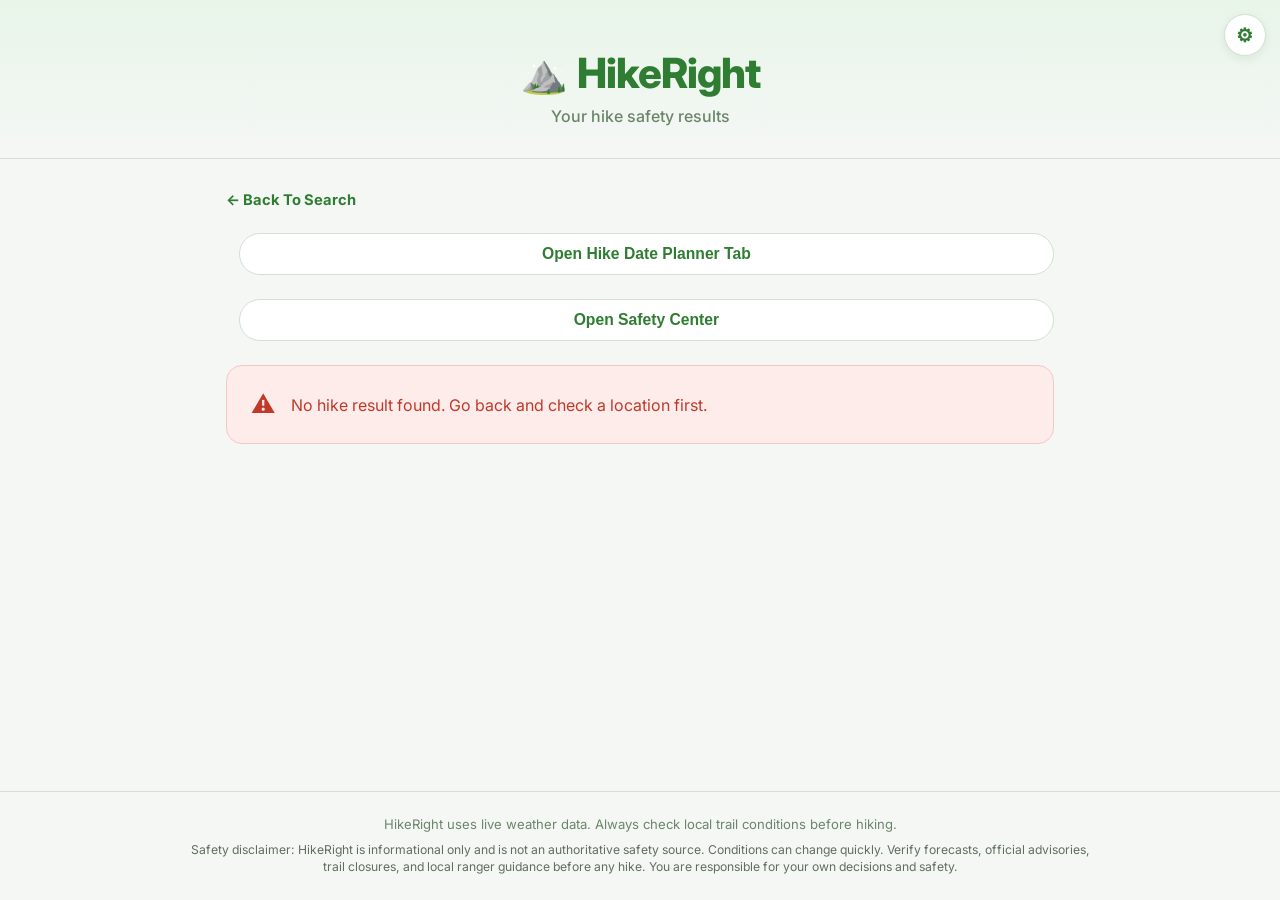
<file: result.html>
<!DOCTYPE html>
<html lang="en">
<head>
  <meta charset="UTF-8" />
  <meta name="viewport" content="width=device-width, initial-scale=1.0"/>
  <title>HikeRight - Results</title>
  <script>
    if (window.location.protocol === 'http:' || window.location.protocol === 'https:') {
      const manifestLink = document.createElement('link');
      manifestLink.rel = 'manifest';
      manifestLink.href = 'manifest.webmanifest';
      document.head.appendChild(manifestLink);
    }
  </script>
  <script>
    if (window.location.protocol === 'file:') {
      const hardenFrames = () => {
        document.querySelectorAll('iframe').forEach((frame) => {
          const src = (frame.getAttribute('src') || '').trim().toLowerCase();
          if (!src || src.startsWith('file:')) {
            frame.setAttribute('src', 'about:blank');
            frame.classList.add('hidden');
          }
        });
      };

      document.addEventListener('DOMContentLoaded', () => {
        hardenFrames();
        const observer = new MutationObserver(() => hardenFrames());
        observer.observe(document.documentElement, { childList: true, subtree: true });
      });
    }
  </script>
  <link rel="stylesheet" href="style.css" />
</head>
<body data-page="result">
  <header>
    <div class="settings-shell" id="settingsShell">
      <button id="settingsToggleBtn" class="settings-toggle" type="button" aria-label="Open settings" aria-expanded="false">⚙</button>
      <div id="settingsPopover" class="settings-popover hidden">
        <p class="settings-title">Preferences</p>
        <div class="settings-group">
          <p class="settings-group-title">Display</p>
          <div class="settings-grid">
            <label>
              Language
              <select id="settingLanguage">
                <option value="en-US">English (US)</option>
                <option value="es-ES">Espanol</option>
                <option value="fr-FR">Francais</option>
              </select>
            </label>
            <label>
              Units
              <select id="settingUnits">
                <option value="us">US (F, mph, in)</option>
                <option value="metric">Metric (C, km/h, mm)</option>
              </select>
            </label>
            <label>
              Trail Focus
              <select id="settingLocalFocus">
                <option value="us">Local-first (U.S.)</option>
                <option value="global">Global</option>
              </select>
            </label>
          </div>
        </div>
        <div class="settings-group">
          <p class="settings-group-title">Safety</p>
          <div class="settings-grid">
            <label>
              Battery Mode
              <select id="settingBatterySaver">
                <option value="off">Standard</option>
                <option value="on">Extreme Saver</option>
              </select>
            </label>
            <label>
              Emergency Data
              <select id="settingAnonymousEmergency">
                <option value="off">Off</option>
                <option value="on">Anonymous Emergency Only</option>
              </select>
            </label>
            <label class="settings-wide">
              Emergency Webhook URL
              <input id="settingEmergencyWebhook" type="url" placeholder="https://example.com/sos" />
              <span class="settings-help">Used by missed check-in emergency escalation.</span>
            </label>
          </div>
        </div>
        <p id="settingsSavedNote" class="settings-saved-note hidden">Saved</p>
      </div>
    </div>

    <div class="logo">
      <span class="logo-icon">⛰️</span>
      <span class="logo-text">HikeRight</span>
    </div>
    <p class="tagline">Your hike safety results</p>
  </header>

  <main class="results-main">
    <a class="back-link" href="index.html">← Back To Search</a>
    <button id="plannerOpenBtn" class="planner-link" type="button">Open Hike Date Planner Tab</button>
    <button id="safetyCenterBtn" class="planner-link" type="button">Open Safety Center</button>

    <div id="loadingState" class="loading hidden">
      <div class="spinner"></div>
      <p>Fetching conditions...</p>
    </div>

    <div id="errorState" class="error-card hidden">
      <span class="error-icon">⚠️</span>
      <p id="errorMsg">Could not load result data.</p>
    </div>

    <div id="resultCard" class="result-card hidden">
      <div class="result-top">
        <div class="location-info">
          <div class="loc-pin">📍</div>
          <div>
            <h2 id="locationName">—</h2>
            <p id="locationSub">—</p>
            <p id="seasonContext" class="season-context hidden">—</p>
          </div>
        </div>
        <div id="verdictBadge" class="verdict-badge">—</div>
      </div>

      <div class="weather-hero">
        <div class="hero-left">
          <div class="hero-temp" id="heroTemp">—</div>
          <div class="hero-feels">Feels like <span id="heroFeels">—</span></div>
          <div class="hero-range" id="heroRange">—</div>
        </div>
        <div class="hero-right">
          <div class="hero-icon" id="heroIcon">—</div>
          <div class="hero-condition" id="heroCondition">—</div>
        </div>
      </div>

      <div id="verdictMessage" class="verdict-message">—</div>

      <div class="recommend-box">
        <p class="recommend-title">Weather-Based Window</p>
        <div class="recommend-grid">
          <div><span class="r-label">Window</span><span id="recTime" class="r-value">—</span></div>
          <div><span class="r-label">Day Outlook</span><span id="recDay" class="r-value">—</span></div>
          <div><span class="r-label">Season</span><span id="recSeason" class="r-value">—</span></div>
        </div>
      </div>

      <div class="hike-summary-box">
        <p class="recommend-title">Hike Length and Time</p>
        <div class="summary-controls">
          <label>Select your moving pace</label>
          <div id="summaryPaceButtons" class="pace-buttons" role="group" aria-label="Pace presets">
            <button type="button" class="pace-btn active" data-pace="walking" data-mph="2.0">Walking</button>
            <button type="button" class="pace-btn" data-pace="jogging" data-mph="3.5">Jogging</button>
            <button type="button" class="pace-btn" data-pace="running" data-mph="5.0">Running</button>
            <button type="button" class="pace-btn" data-pace="sprinting" data-mph="7.0">Sprinting</button>
            <button type="button" class="pace-btn" data-pace="custom">Custom</button>
          </div>
          <div class="summary-custom-wrap">
            <label for="summaryCustomPaceInput">Custom pace (mph)</label>
            <input id="summaryCustomPaceInput" type="number" min="0.5" max="8" step="0.1" value="2.0" disabled aria-label="Custom pace in mph" />
          </div>
        </div>
        <div class="recommend-grid">
          <div><span class="r-label">Estimated Trail Distance</span><span id="summaryDistance" class="r-value">6.0 mi</span></div>
          <div><span class="r-label">Estimated Total Time</span><span id="summaryTotalTime" class="r-value">3h 30m</span></div>
        </div>
        <p id="summaryDistanceNote" class="planner-sub">Estimate updates from your distance and pace settings below.</p>
      </div>

      <div class="detail-grid">
        <div class="detail-item"><span class="d-label">💧 Humidity</span><span class="d-value" id="dHumidity">—</span></div>
        <div class="detail-item"><span class="d-label">💨 Wind</span><span class="d-value" id="dWind">—</span></div>
        <div class="detail-item"><span class="d-label">🌧️ Precip Today</span><span class="d-value" id="dPrecip">—</span></div>
        <div class="detail-item"><span class="d-label">☀️ UV Index</span><span class="d-value" id="dUV">—</span></div>
        <div class="detail-item"><span class="d-label">⛰️ Elevation</span><span class="d-value" id="dElevation">—</span></div>
        <div class="detail-item"><span class="d-label">🌅 Sunrise</span><span class="d-value" id="dSunrise">—</span></div>
        <div class="detail-item"><span class="d-label">🌇 Sunset</span><span class="d-value" id="dSunset">—</span></div>
        <div class="detail-item"><span class="d-label">🌬️ Max Wind</span><span class="d-value" id="dMaxWind">—</span></div>
      </div>

      <div class="chart-section">
        <h3 class="chart-title">7-Day Forecast</h3>
        <div id="forecastChart" class="forecast-chart"></div>
      </div>

      <div id="warningsList" class="warnings-list hidden">
        <h3>⚠️ Warnings</h3>
        <ul id="warningsUl"></ul>
      </div>

      <div id="knownCautionsList" class="known-cautions hidden">
        <h3>🚨 Known Cautions (Expanded)</h3>
        <p class="known-cautions-note">Comprehensive risk checks across weather, elevation, terrain exposure, and visibility.</p>
        <ul id="knownCautionsUl"></ul>
      </div>

      <div id="tipsList" class="tips-list">
        <h3>💡 Tips for this hike</h3>
        <ul id="tipsUl"></ul>
      </div>

      <section id="safetyLifeline" class="safety-lifeline">
        <h3 class="chart-title">Safety Lifeline</h3>
        <p class="planner-sub">Critical safety tools designed for low-signal trips, emergency preparation, and daylight planning.</p>

        <div class="lifeline-grid">
          <article class="lifeline-card">
            <h4>Offline-First Pack</h4>
            <p>Save this trail briefing and prefetch nearby topographic tiles so key information is available offline.</p>
            <div class="lifeline-row">
              <button id="downloadOfflinePackBtn" class="save-cal-btn" type="button">Download Offline Pack</button>
              <span id="offlinePackStatus" class="lifeline-status">Not downloaded yet</span>
            </div>
            <ul id="offlinePackList" class="lifeline-list"></ul>
          </article>

          <article class="lifeline-card">
            <h4>Satellite Backup</h4>
            <p>When cellular fails, satellite messengers provide the last line of emergency communication. Launch your device companion app or open the web portal below.</p>
            <ul class="lifeline-list compact">
              <li><strong>Garmin inReach / Earthmate:</strong>
                <a href="earthmate://" class="satellite-link">Open Earthmate App</a>
                &nbsp;·&nbsp;
                <a href="https://explore.garmin.com" target="_blank" rel="noopener noreferrer" class="satellite-link">Garmin Explore Portal ↗</a>
              </li>
              <li><strong>Zoleo:</strong>
                <a href="https://www.zoleo.com/en-ca/support/setup" target="_blank" rel="noopener noreferrer" class="satellite-link">Zoleo Companion App ↗</a>
              </li>
              <li><strong>SPOT:</strong>
                <a href="https://www.findmespot.com/en-us/support" target="_blank" rel="noopener noreferrer" class="satellite-link">SPOT Setup Guide ↗</a>
              </li>
            </ul>
            <p class="lifeline-status source-note">Satellite messengers operate independently of cellular — always bring one on remote trips.</p>
          </article>

          <article class="lifeline-card">
            <h4>Real-Time Safety Overlays</h4>
            <p id="terrainDifficulty" class="lifeline-status">Terrain difficulty: calculating...</p>
            <div id="weatherAlertsPanel" class="warnings-list hidden">
              <h3>NOAA / Weather Alerts</h3>
              <ul id="weatherAlertsUl"></ul>
            </div>
            <div class="lifeline-row">
              <button id="startCoverageTrackBtn" class="save-cal-btn" type="button">Start Coverage Track</button>
              <button id="stopCoverageTrackBtn" class="more-btn" type="button">Stop</button>
            </div>
            <ul id="coverageHeatList" class="lifeline-list"></ul>
          </article>

          <article class="lifeline-card">
            <h4>Resource Management</h4>
            <p>Compute distance, hiking time, turnaround deadline, and hydration target to avoid getting caught out after dark.</p>
            <div class="lifeline-fields two-col">
              <label for="tripHoursInput">Planned round-trip hours</label>
              <input id="tripHoursInput" type="number" min="1" max="48" value="4" step="0.5" />
              <label for="bufferMinsInput">Safety buffer before sunset (minutes)</label>
              <input id="bufferMinsInput" type="number" min="15" max="300" value="90" step="15" />
              <label for="distanceMilesInput">Trail distance used for estimate (miles)</label>
              <input id="distanceMilesInput" type="number" min="0.5" max="80" value="6" step="0.5" />
              <label for="paceMphInput">Average moving pace (mph)</label>
              <input id="paceMphInput" type="number" min="0.5" max="8" value="2" step="0.1" />
            </div>
            <div class="recommend-box">
              <div class="recommend-grid">
                <div><span class="r-label">Latest Turn Around</span><span id="turnAroundTime" class="r-value">—</span></div>
                <div><span class="r-label">Water Target</span><span id="waterTarget" class="r-value">—</span></div>
                <div><span class="r-label">Estimated Total Trip</span><span id="estimatedTotalTime" class="r-value">—</span></div>
                <div><span class="r-label">Battery Saver Mode</span><span id="batteryModeStatus" class="r-value">—</span></div>
              </div>
            </div>
          </article>

          <article class="lifeline-card">
            <h4>Route Map and Navigation</h4>
            <p>Use Google Maps to navigate exactly to this trail area and estimate your approach distance from your current location.</p>
            <p id="routeDistanceStatus" class="lifeline-status">Approach distance: waiting for location permission...</p>
            <div class="lifeline-row">
              <a id="openGoogleDirectionsLink" class="save-cal-btn route-link" target="_blank" rel="noopener noreferrer" href="#">Open Walking Directions</a>
              <a id="openGoogleMapLink" class="more-btn route-link" target="_blank" rel="noopener noreferrer" href="#">Open Google Map</a>
            </div>
            <iframe id="googleMapEmbed" class="map-embed hidden" src="about:blank" loading="lazy" referrerpolicy="no-referrer-when-downgrade" title="Trail map"></iframe>
          </article>

          <article class="lifeline-card">
            <h4>The 10 Essentials Checklist</h4>
            <p id="essentialsProgress" class="lifeline-status">0/10 complete</p>
            <div id="essentialsChecklist" class="essentials-grid"></div>
            <p class="source-badge">Sourced from the
              <a href="https://www.nps.gov/articles/10essentials.htm" target="_blank" rel="noopener noreferrer">National Park Service — The Ten Essentials ↗</a>
            </p>
          </article>

          <article class="lifeline-card">
            <h4>Offline Survival Guides</h4>
            <ul class="lifeline-list compact">
              <li><strong>Bleeding control (Red Cross):</strong> apply firm direct pressure with a clean cloth; do not remove it. If available, use a tourniquet on limbs 2–3 in above the wound.</li>
              <li><strong>Shock:</strong> lay the person flat, elevate legs 12 in (unless spinal injury suspected), keep warm, do not give food or water.</li>
              <li><strong>Hypothermia:</strong> move to shelter, remove wet clothing, insulate from ground, add heat packs to armpits and groin. Monitor breathing.</li>
              <li><strong>Signal for help (NPS):</strong> whistle 3 blasts, pause, repeat. Mirror flashes in open sun. Create large ground-to-air symbols (V = help needed, X = medical, → = traveling this direction).</li>
              <li><strong>If lost — STOP (NPS):</strong> Stop. Think. Observe. Plan. Stay put if dark or severe weather is near; rescuers find stationary people faster.</li>
              <li><strong>Kids — Hug-a-Tree (NPS):</strong> tell children to hug a tree when lost and use their whistle every minute so searchers can find them.</li>
            </ul>
            <p class="source-badge">Guidelines adapted from
              <a href="https://www.redcross.org/take-a-class/first-aid/performing-first-aid/first-aid-steps" target="_blank" rel="noopener noreferrer">American Red Cross First Aid ↗</a>
              &nbsp;&amp;&nbsp;
              <a href="https://www.nps.gov/subjects/emergencysafety/index.htm" target="_blank" rel="noopener noreferrer">NPS Emergency Safety ↗</a>
            </p>
          </article>

          <article class="lifeline-card">
            <h4>Privacy & Transparency</h4>
            <ul class="lifeline-list compact">
              <li>Location points stay on your device.</li>
              <li>No automatic emergency contact triggers are active in this build.</li>
              <li>Coverage breadcrumbs, essentials checklist, and offline packs are stored in local browser storage.</li>
            </ul>
            <p id="privacyStateText" class="lifeline-status">Privacy mode: standard</p>
          </article>
        </div>
      </section>

      <div class="more-wrap">
        <button id="moreBtn" class="more-btn" type="button" aria-expanded="false">More Information</button>
        <div id="morePanel" class="more-panel hidden">
          <div class="more-grid">
            <div class="chart-section">
              <h3 id="precipChartTitle" class="chart-title">7-Day Rain (in)</h3>
              <div id="precipChart" class="forecast-chart"></div>
            </div>
            <div class="chart-section">
              <h3 id="windChartTitle" class="chart-title">7-Day Wind (mph)</h3>
              <div id="windChart" class="forecast-chart"></div>
            </div>
          </div>

          <div class="reviews-section">
            <h3>Weather Sources And External Links</h3>
            <p class="reviews-note">These are automated weather-data notes plus external links that may help with trip research. HikeRight does not verify or endorse third-party reviews or listings.</p>
            <div id="credibilityPanel" class="credibility-panel">
              <h4>Credibility Checklist</h4>
              <ul id="credibilityChecksUl"></ul>
            </div>
            <div id="reviewLinks" class="review-links"></div>
            <ul id="placeReviewsUl"></ul>
          </div>
        </div>
      </div>
    </div>
  </main>

  <footer>
    <p>HikeRight uses live weather data. Always check local trail conditions before hiking.</p>
    <p class="disclaimer-note">Safety disclaimer: HikeRight is informational only and is not an authoritative safety source. Conditions can change quickly. Verify forecasts, official advisories, trail closures, and local ranger guidance before any hike. You are responsible for your own decisions and safety.</p>
  </footer>

  <script src="app.js"></script>
</body>
</html>
</file>
<file: style.css>
@import url('https://fonts.googleapis.com/css2?family=Inter:wght@400;500;600;700;800&display=swap');

*, *::before, *::after {
  box-sizing: border-box;
  margin: 0;
  padding: 0;
}

:root {
  --green:   #1b8c4e;
  --yellow:  #c47d00;
  --red:     #c0392b;
  --danger:  #7b0000;
  --bg:      #f5f7f5;
  --card:    #ffffff;
  --card2:   #f0f4f0;
  --border:  #d4e0d4;
  --text:    #1a2e1a;
  --muted:   #6b856b;
  --accent:  #2e7d32;
}

body {
  font-family: 'Inter', sans-serif;
  background: var(--bg);
  color: var(--text);
  min-height: 100vh;
  display: flex;
  flex-direction: column;
  overflow-x: hidden;
}

/* HEADER */
header {
  position: relative;
  text-align: center;
  padding: 3rem 1rem 2rem;
  background: linear-gradient(180deg, #e8f5e9 0%, var(--bg) 100%);
  border-bottom: 1px solid var(--border);
}

.settings-shell {
  position: absolute;
  top: 0.9rem;
  right: 0.9rem;
  z-index: 20;
}

.settings-toggle {
  width: 42px;
  height: 42px;
  border-radius: 999px;
  border: 1px solid var(--border);
  background: #ffffff;
  color: var(--accent);
  font-size: 1.2rem;
  font-weight: 700;
  cursor: pointer;
  box-shadow: 0 3px 10px rgba(20, 46, 20, 0.08);
}

.settings-toggle:hover {
  border-color: var(--accent);
  background: #eef7ee;
}

.settings-popover {
  margin-top: 0.5rem;
  width: min(92vw, 360px);
  background: var(--card);
  border: 1px solid var(--border);
  border-radius: 12px;
  padding: 0.85rem;
  text-align: left;
  box-shadow: 0 14px 30px rgba(20, 46, 20, 0.16);
}

.logo {
  display: flex;
  align-items: center;
  justify-content: center;
  gap: 0.6rem;
  margin-bottom: 0.5rem;
}

.logo-icon { font-size: 2.4rem; }

.logo-text {
  font-size: 2.6rem;
  font-weight: 800;
  color: var(--accent);
  letter-spacing: -1px;
}

.tagline {
  color: var(--muted);
  font-size: 1rem;
  font-weight: 500;
}

/* MAIN */
main {
  flex: 1;
  max-width: 760px;
  width: 100%;
  margin: 0 auto;
  padding: 2rem 1rem;
  display: flex;
  flex-direction: column;
  gap: 1.5rem;
}

.results-main {
  max-width: 860px;
}

.back-link {
  display: inline-block;
  color: var(--accent);
  text-decoration: none;
  font-weight: 700;
  font-size: 0.92rem;
}

.back-link:hover {
  text-decoration: underline;
}

.planner-link {
  display: inline-block;
  margin-left: 0.8rem;
  color: var(--accent);
  text-decoration: none;
  font-weight: 800;
  font-size: 0.98rem;
  border: 1.5px solid var(--border);
  border-radius: 999px;
  padding: 0.55rem 1rem;
  background: #fff;
  min-height: 42px;
}

.planner-link:hover {
  border-color: var(--accent);
}

/* SEARCH CARD */
.disclaimer-banner {
  background: #fff8e8;
  border: 1px solid #ead7a6;
  color: #6e560f;
  border-radius: 12px;
  padding: 0.8rem 0.95rem;
  font-size: 0.84rem;
  line-height: 1.45;
}

.search-card {
  background: var(--card);
  border: 1px solid var(--border);
  border-radius: 16px;
  padding: 2rem;
}

.search-card h2 {
  font-size: 1.4rem;
  font-weight: 700;
  margin-bottom: 1rem;
  color: var(--text);
}

.search-row {
  display: flex;
  gap: 0.75rem;
}

.date-row {
  display: flex;
  align-items: center;
  gap: 0.7rem;
  margin-top: 0.75rem;
}

.date-row label {
  color: var(--muted);
  font-size: 0.86rem;
  font-weight: 700;
}

.season-banner {
  display: flex;
  align-items: center;
  justify-content: space-between;
  gap: 0.75rem;
  background: var(--card);
  border: 1px solid var(--border);
  border-radius: 12px;
  padding: 0.7rem 0.9rem;
}

.season-banner label {
  font-size: 0.9rem;
  color: var(--muted);
  font-weight: 700;
}

.settings-title {
  font-size: 0.78rem;
  font-weight: 800;
  color: var(--muted);
  letter-spacing: 0.7px;
  text-transform: uppercase;
}

.settings-group {
  margin-top: 0.5rem;
}

.settings-group-title {
  font-size: 0.72rem;
  text-transform: uppercase;
  letter-spacing: 0.55px;
  color: var(--muted);
  font-weight: 800;
  margin-bottom: 0.35rem;
}

.settings-grid {
  display: grid;
  grid-template-columns: repeat(2, minmax(140px, 1fr));
  gap: 0.65rem;
}

.settings-grid label {
  display: flex;
  flex-direction: column;
  gap: 0.32rem;
  color: var(--muted);
  font-size: 0.76rem;
  font-weight: 700;
  min-width: 0;
}

.settings-wide {
  grid-column: 1 / -1;
}

.settings-help {
  font-size: 0.7rem;
  font-weight: 600;
  color: var(--muted);
}

.settings-grid select {
  appearance: none;
  -webkit-appearance: none;
  border: 1.5px solid #c8d6c8;
  background-color: #fff;
  background-image:
    linear-gradient(180deg, #ffffff 0%, #f7faf7 100%),
    url("data:image/svg+xml,%3Csvg xmlns='http://www.w3.org/2000/svg' width='14' height='14' viewBox='0 0 16 16'%3E%3Cpath fill='none' stroke='%231a2e1a' stroke-width='1.6' stroke-linecap='round' stroke-linejoin='round' d='M4 6l4 4 4-4'/%3E%3C/svg%3E");
  background-repeat: no-repeat, no-repeat;
  background-position: 0 0, right 0.45rem center;
  background-size: 100% 100%, 14px;
  color: var(--text);
  border-radius: 999px;
  padding: 0.42rem 1.6rem 0.42rem 0.68rem;
  font-size: 0.82rem;
  font-weight: 700;
  font-family: inherit;
  line-height: 1.2;
  cursor: pointer;
}

.settings-grid input {
  border: 1.5px solid #c8d6c8;
  background: #fff;
  color: var(--text);
  border-radius: 999px;
  padding: 0.42rem 0.68rem;
  font-size: 0.82rem;
  font-weight: 700;
  font-family: inherit;
  line-height: 1.2;
}

.settings-grid input:focus {
  outline: none;
  border-color: var(--accent);
  box-shadow: 0 0 0 3px rgba(46, 125, 50, 0.12);
}

.settings-grid select:focus {
  outline: none;
  border-color: var(--accent);
  box-shadow: 0 0 0 3px rgba(46, 125, 50, 0.12);
}

.settings-saved-note {
  color: var(--accent);
  font-size: 0.74rem;
  font-weight: 700;
}

.season-row {
  display: flex;
  align-items: center;
  gap: 0.6rem;
  margin-top: 0.75rem;
}

.season-row label {
  font-size: 0.86rem;
  color: var(--muted);
  font-weight: 600;
}

#seasonSelect {
  appearance: none;
  -webkit-appearance: none;
  border: 1.5px solid #c8d6c8;
  background-color: #fff;
  background-image:
    linear-gradient(180deg, #ffffff 0%, #f7faf7 100%),
    url("data:image/svg+xml,%3Csvg xmlns='http://www.w3.org/2000/svg' width='16' height='16' viewBox='0 0 16 16'%3E%3Cpath fill='none' stroke='%231a2e1a' stroke-width='1.7' stroke-linecap='round' stroke-linejoin='round' d='M4 6l4 4 4-4'/%3E%3C/svg%3E");
  background-repeat: no-repeat, no-repeat;
  background-position: 0 0, right 0.55rem center;
  background-size: 100% 100%, 16px;
  color: var(--text);
  border-radius: 999px;
  padding: 0.5rem 2rem 0.5rem 0.85rem;
  font-size: 0.88rem;
  font-weight: 700;
  font-family: inherit;
  line-height: 1.2;
  cursor: pointer;
  transition: border-color 0.2s ease, box-shadow 0.2s ease, transform 0.12s ease;
}

#seasonSelect:focus {
  outline: none;
  border-color: var(--accent);
  box-shadow: 0 0 0 4px rgba(46, 125, 50, 0.12);
}

#seasonSelect:hover {
  border-color: #9fbe9f;
}

#seasonSelect:active {
  transform: translateY(1px);
}

#locationInput {
  flex: 1;
  background: #fff;
  border: 1.5px solid var(--border);
  border-radius: 10px;
  color: var(--text);
  font-size: 1rem;
  padding: 0.75rem 1rem;
  outline: none;
  transition: border-color 0.2s;
  font-family: inherit;
}

#locationInput:focus {
  border-color: var(--accent);
}

#locationInput::placeholder {
  color: var(--muted);
}

#checkBtn {
  background: var(--accent);
  color: #fff;
  border: none;
  border-radius: 10px;
  font-size: 1rem;
  font-weight: 700;
  padding: 0.75rem 1.5rem;
  cursor: pointer;
  transition: background 0.2s, transform 0.1s;
  font-family: inherit;
  white-space: nowrap;
}

#checkBtn:hover { background: #43a047; }
#checkBtn:active { transform: scale(0.97); }

#nearMeBtn {
  background: #ffffff;
  color: var(--accent);
  border: 1.5px solid #9fbe9f;
  border-radius: 10px;
  font-size: 0.95rem;
  font-weight: 700;
  padding: 0.75rem 1rem;
  cursor: pointer;
  transition: background 0.2s, transform 0.1s, border-color 0.2s;
  font-family: inherit;
  white-space: nowrap;
}

#nearMeBtn:hover {
  background: #eef7ee;
  border-color: var(--accent);
}

#nearMeBtn:active {
  transform: scale(0.97);
}

#hikeDateInput {
  border: 1.5px solid var(--border);
  background: #fff;
  color: var(--text);
  border-radius: 10px;
  padding: 0.5rem 0.7rem;
  font-size: 0.9rem;
  font-family: inherit;
}

#hikeDateInput:focus {
  outline: none;
  border-color: var(--accent);
  box-shadow: 0 0 0 3px rgba(46, 125, 50, 0.12);
}

.hint {
  color: var(--muted);
  font-size: 0.85rem;
  margin-top: 0.75rem;
}

/* FEATURED HIKES */
.featured-section { display: flex; flex-direction: column; gap: 0.75rem; }

.featured-label {
  font-size: 0.8rem;
  font-weight: 700;
  text-transform: uppercase;
  letter-spacing: 1px;
  color: var(--muted);
}

.place-organizer {
  display: grid;
  grid-template-columns: auto minmax(140px, 1fr) auto minmax(140px, 1fr) auto;
  gap: 0.55rem;
  align-items: center;
  background: var(--card);
  border: 1px solid var(--border);
  border-radius: 12px;
  padding: 0.65rem 0.75rem;
}

.place-organizer label {
  font-size: 0.75rem;
  font-weight: 700;
  color: var(--muted);
  text-transform: uppercase;
  letter-spacing: 0.5px;
}

#placeContinent,
#placeCountry {
  appearance: none;
  -webkit-appearance: none;
  border: 1.5px solid #c8d6c8;
  background-color: #fff;
  background-image:
    linear-gradient(180deg, #ffffff 0%, #f7faf7 100%),
    url("data:image/svg+xml,%3Csvg xmlns='http://www.w3.org/2000/svg' width='14' height='14' viewBox='0 0 16 16'%3E%3Cpath fill='none' stroke='%231a2e1a' stroke-width='1.6' stroke-linecap='round' stroke-linejoin='round' d='M4 6l4 4 4-4'/%3E%3C/svg%3E");
  background-repeat: no-repeat, no-repeat;
  background-position: 0 0, right 0.45rem center;
  background-size: 100% 100%, 14px;
  color: var(--text);
  border-radius: 999px;
  padding: 0.45rem 1.65rem 0.45rem 0.7rem;
  font-size: 0.82rem;
  font-weight: 700;
  font-family: inherit;
  line-height: 1.2;
  cursor: pointer;
  transition: border-color 0.2s ease, box-shadow 0.2s ease, transform 0.12s ease;
}

#placeContinent:hover,
#placeCountry:hover {
  border-color: #9fbe9f;
}

#placeContinent:focus,
#placeCountry:focus {
  outline: none;
  border-color: var(--accent);
  box-shadow: 0 0 0 3px rgba(46, 125, 50, 0.12);
}

#placeContinent:active,
#placeCountry:active {
  transform: translateY(1px);
}

.place-count {
  justify-self: end;
  font-size: 0.78rem;
  color: var(--muted);
  font-weight: 700;
}

@media (max-width: 760px) {
  .place-organizer {
    grid-template-columns: 1fr 1fr;
  }

  .place-count {
    grid-column: 1 / -1;
    justify-self: start;
  }
}

.featured-grid {
  display: grid;
  grid-template-columns: repeat(4, 1fr);
  gap: 0.75rem;
}

@media (max-width: 700px) { .featured-grid { grid-template-columns: repeat(2, 1fr); } }
@media (max-width: 420px) { .featured-grid { grid-template-columns: 1fr 1fr; } }
@media (max-width: 380px) { .featured-grid { grid-template-columns: 1fr; } }

.hike-tab {
  background: var(--card);
  border: 1.5px solid var(--border);
  border-radius: 14px;
  padding: 1.1rem 0.75rem;
  display: flex;
  flex-direction: column;
  align-items: center;
  gap: 0.35rem;
  cursor: pointer;
  transition: border-color 0.2s, background 0.2s, transform 0.15s;
  text-align: center;
  font-family: inherit;
}

.hike-tab:hover {
  border-color: var(--accent);
  background: var(--card2);
  transform: translateY(-2px);
}

.hike-tab:active { transform: scale(0.97); }

.hike-tab.hidden-by-place {
  display: none;
}

.hike-tab.selected {
  border-color: var(--accent);
  box-shadow: 0 0 0 2px rgba(46, 125, 50, 0.14);
}

.ht-icon  { font-size: 2rem; line-height: 1; }
.ht-name  { font-size: 0.88rem; font-weight: 700; color: var(--text); line-height: 1.2; }
.ht-loc   { font-size: 0.75rem; color: var(--muted); }
.ht-season {
  font-size: 0.7rem;
  color: var(--accent);
  font-weight: 700;
  background: #eef7ee;
  border: 1px solid var(--border);
  border-radius: 999px;
  padding: 0.15rem 0.5rem;
}

.ht-reco {
  font-size: 0.66rem;
  color: var(--muted);
  font-weight: 600;
  line-height: 1.25;
}

/* LOADING */
.loading {
  text-align: center;
  padding: 2rem;
  color: var(--muted);
}

.spinner {
  width: 40px;
  height: 40px;
  border: 3px solid var(--border);
  border-top-color: var(--accent);
  border-radius: 50%;
  animation: spin 0.8s linear infinite;
  margin: 0 auto 1rem;
}

@keyframes spin { to { transform: rotate(360deg); } }

/* ERROR */
.error-card {
  background: #fdecea;
  border: 1px solid #f5c6c3;
  border-radius: 16px;
  padding: 1.5rem;
  display: flex;
  align-items: center;
  gap: 1rem;
  color: var(--red);
}

.error-icon { font-size: 1.5rem; }

/* RESULT CARD */
.result-card {
  background: var(--card);
  border: 1px solid var(--border);
  border-radius: 16px;
  padding: 2rem;
  display: flex;
  flex-direction: column;
  gap: 1.5rem;
  animation: fadeUp 0.4s ease;
}

@keyframes fadeUp {
  from { opacity: 0; transform: translateY(16px); }
  to   { opacity: 1; transform: translateY(0); }
}

/* VERDICT BADGE */
.verdict-badge {
  font-size: 0.9rem;
  font-weight: 800;
  padding: 0.5rem 1.1rem;
  border-radius: 999px;
  text-transform: uppercase;
  letter-spacing: 0.5px;
  white-space: nowrap;
}

.verdict-badge.great    { background: #e8f5e9; color: var(--green);  border: 1.5px solid var(--green); }
.verdict-badge.okay     { background: #fff8e1; color: var(--yellow); border: 1.5px solid var(--yellow); }
.verdict-badge.bad      { background: #fdecea; color: var(--red);    border: 1.5px solid var(--red); }
.verdict-badge.dangerous { background: #fce4e4; color: var(--danger); border: 1.5px solid var(--danger); }

/* VERDICT MESSAGE */
.verdict-message {
  font-size: 1.05rem;
  line-height: 1.6;
  padding: 1rem 1.25rem;
  border-radius: 10px;
  background: var(--card2);
  border-left: 4px solid var(--accent);
}

.verdict-message.great    { border-color: var(--green); }
.verdict-message.okay     { border-color: var(--yellow); }
.verdict-message.bad      { border-color: var(--red); }
.verdict-message.dangerous { border-color: var(--danger); }

.recommend-box {
  background: #eef7ee;
  border: 1px solid var(--border);
  border-radius: 12px;
  padding: 0.9rem 1rem;
}

.recommend-title {
  font-size: 0.85rem;
  font-weight: 800;
  color: var(--accent);
  text-transform: uppercase;
  letter-spacing: 0.4px;
  margin-bottom: 0.55rem;
}

.recommend-grid {
  display: grid;
  grid-template-columns: repeat(3, 1fr);
  gap: 0.6rem;
}

.r-label {
  display: block;
  font-size: 0.72rem;
  color: var(--muted);
  font-weight: 600;
}

.r-value {
  display: block;
  font-size: 0.95rem;
  color: var(--text);
  font-weight: 700;
  margin-top: 0.18rem;
}

/* RESULT TOP */
.result-top {
  display: flex;
  justify-content: space-between;
  align-items: flex-start;
  gap: 1rem;
  flex-wrap: wrap;
}

.location-info {
  display: flex;
  align-items: flex-start;
  gap: 0.6rem;
}

.loc-pin { font-size: 1.3rem; margin-top: 2px; }

.location-info h2 {
  font-size: 1.4rem;
  font-weight: 800;
  line-height: 1.2;
}

.location-info p {
  color: var(--muted);
  font-size: 0.88rem;
  margin-top: 0.2rem;
}

.season-context {
  color: var(--accent);
  font-size: 0.78rem;
  font-weight: 600;
  margin-top: 0.25rem;
}

/* HERO */
.weather-hero {
  display: flex;
  justify-content: space-between;
  align-items: center;
  background: linear-gradient(135deg, #e8f5e9, #f1f8f1);
  border: 1px solid var(--border);
  border-radius: 16px;
  padding: 1.75rem 2rem;
  gap: 1rem;
}

.hero-left { display: flex; flex-direction: column; gap: 0.3rem; }

.hero-temp {
  font-size: 4rem;
  font-weight: 800;
  line-height: 1;
  color: var(--text);
  letter-spacing: -2px;
}

  .hero-temp-c {
    display: block;
    font-size: 1rem;
    font-weight: 500;
    color: var(--muted);
    letter-spacing: 0;
    margin-top: 0.15rem;
  }

.hero-feels {
  font-size: 0.9rem;
  color: var(--muted);
}

.hero-range {
  font-size: 0.9rem;
  color: var(--muted);
  font-weight: 600;
}

.hero-right {
  display: flex;
  flex-direction: column;
  align-items: center;
  gap: 0.4rem;
}

.hero-icon { font-size: 3.5rem; line-height: 1; }

.hero-condition {
  font-size: 0.9rem;
  font-weight: 600;
  color: var(--muted);
  text-align: center;
}

/* DETAIL GRID */
.detail-grid {
  display: grid;
  grid-template-columns: repeat(4, 1fr);
  gap: 0.65rem;
}

@media (max-width: 620px) {
  .detail-grid { grid-template-columns: repeat(2, 1fr); }
  .search-row  { flex-direction: column; }
  .date-row { flex-direction: column; align-items: flex-start; }
  .season-row { flex-direction: column; align-items: flex-start; }
  .weather-hero { flex-direction: column; text-align: center; }
  .recommend-grid { grid-template-columns: 1fr; }
  #checkBtn { width: 100%; }
  #locationInput { width: 100%; }
  #nearMeBtn { width: 100%; }
}

@media (max-width: 520px) {
  .season-banner {
    flex-direction: column;
    align-items: flex-start;
  }

  .settings-grid {
    grid-template-columns: 1fr;
  }

  .settings-shell {
    top: 0.65rem;
    right: 0.65rem;
  }

  .settings-toggle {
    width: 40px;
    height: 40px;
  }
}

@media (max-width: 760px) {
  .settings-popover {
    width: min(94vw, 400px);
  }
}

.detail-item {
  background: var(--card2);
  border: 1px solid var(--border);
  border-radius: 12px;
  padding: 0.85rem 1rem;
  display: flex;
  flex-direction: column;
  gap: 0.3rem;
}

.d-label { font-size: 0.75rem; color: var(--muted); font-weight: 600; }
.d-value { font-size: 1rem; font-weight: 700; color: var(--text); }

/* WARNINGS */
.warnings-list {
  background: #fdecea;
  border: 1px solid #f5c6c3;
  border-radius: 12px;
  padding: 1.25rem;
}

.warnings-list h3 { font-size: 1rem; margin-bottom: 0.75rem; color: var(--red); }
.warnings-list ul { list-style: none; display: flex; flex-direction: column; gap: 0.4rem; }
.warnings-list li { color: #8b2020; font-size: 0.92rem; padding-left: 0.25rem; }
.warnings-list li::before { content: "• "; }

/* TIPS */
.tips-list {
  background: var(--card2);
  border: 1px solid var(--border);
  border-radius: 12px;
  padding: 1.25rem;
}

.tips-list h3 { font-size: 1rem; margin-bottom: 0.75rem; color: var(--accent); }
.tips-list ul  { list-style: none; display: flex; flex-direction: column; gap: 0.4rem; }
.tips-list li  { color: var(--text); font-size: 0.92rem; padding-left: 0.25rem; }
.tips-list li::before { content: "• "; color: var(--accent); }

/* STRONG RISK STATE */
.result-card.not-recommended {
  border-color: #f1b7b3;
  background: #fff7f7;
}

.result-card.not-recommended .weather-hero,
.result-card.not-recommended .recommend-box,
.result-card.not-recommended .detail-item,
.result-card.not-recommended .tips-list,
.result-card.not-recommended .chart-section,
.result-card.not-recommended .reviews-section {
  background: #fff1f1;
  border-color: #efc0bd;
}

.result-card.not-recommended .recommend-title,
.result-card.not-recommended .chart-title,
.result-card.not-recommended .tips-list h3 {
  color: #a52318;
}

.result-card.not-recommended .d-label,
.result-card.not-recommended .hero-feels,
.result-card.not-recommended .hero-range,
.result-card.not-recommended .hero-condition,
.result-card.not-recommended .reviews-note,
.result-card.not-recommended .tips-list li {
  color: #7a3230;
}

.result-card.not-recommended .tips-list li::before {
  color: #a52318;
}

/* ELEVATION NOTE */
.elevation-note {
  color: var(--muted);
  font-size: 0.82rem;
  text-align: center;
}

/* FOOTER */
footer {
  text-align: center;
  padding: 1.5rem;
  color: var(--muted);
  font-size: 0.82rem;
  border-top: 1px solid var(--border);
}

.disclaimer-note {
  margin: 0.55rem auto 0;
  max-width: 920px;
  font-size: 0.76rem;
  line-height: 1.45;
  color: #5f6f5f;
}

/* UTIL */
.hidden { display: none !important; }

/* CHART */
.chart-section {
  background: var(--card2);
  border: 1px solid var(--border);
  border-radius: 12px;
  padding: 1.25rem;
}

.chart-title {
  font-size: 1rem;
  font-weight: 700;
  color: var(--text);
  margin-bottom: 0.75rem;
}

.forecast-chart {
  width: 100%;
  overflow: hidden;
}

.planner-save-row {
  margin-top: 1.2rem;
  display: flex;
  flex-direction: column;
  align-items: flex-start;
  gap: 0.4rem;
}

.save-cal-btn {
  background: #2e7d32;
  color: #fff;
  border: none;
  border-radius: 8px;
  padding: 0.65rem 1.4rem;
  font-size: 1rem;
  font-weight: 600;
  cursor: pointer;
  transition: background 0.2s;
}

.save-cal-btn:hover {
  background: #1b5e20;
}

.save-cal-note {
  font-size: 0.82rem;
  color: #666;
  margin: 0;
}

.planner-calendar-wrap {
  background: var(--card2);
  border: 1px solid var(--border);
  border-radius: 12px;
  padding: 1rem;
}

.planner-sub {
  color: var(--muted);
  font-size: 0.85rem;
  margin-bottom: 0.7rem;
}

.planner-calendar-grid {
  display: grid;
  grid-template-columns: repeat(4, minmax(110px, 1fr));
  gap: 0.55rem;
}

.planner-day-btn {
  border: 1px solid var(--border);
  background: #fff;
  border-radius: 10px;
  padding: 0.55rem;
  text-align: left;
  display: flex;
  flex-direction: column;
  gap: 0.2rem;
  cursor: pointer;
  transition: border-color 0.2s ease, transform 0.1s ease;
}

.planner-day-btn:hover {
  border-color: var(--accent);
}

.planner-day-btn.selected {
  border-color: var(--accent);
  box-shadow: 0 0 0 2px rgba(46, 125, 50, 0.14);
}

.planner-day-btn.risk-good {
  border-left: 4px solid #1b8c4e;
}

.planner-day-btn.risk-caution {
  border-left: 4px solid #c47d00;
}

.planner-day-btn.risk-bad {
  border-left: 4px solid #c0392b;
  background: #fff8f8;
}

.planner-day-week {
  font-size: 0.75rem;
  color: var(--muted);
  font-weight: 700;
}

.planner-day-date {
  font-size: 0.9rem;
  color: var(--text);
  font-weight: 700;
}

.planner-day-risk {
  font-size: 0.7rem;
  color: var(--muted);
  font-weight: 700;
  margin-top: 0.1rem;
}

.planner-date-row {
  margin-top: 0;
}

.trip-basics-grid {
  align-items: end;
}

.planner-miles-input {
  width: 100%;
  border: 1px solid var(--border);
  border-radius: 8px;
  padding: 0.45rem 0.6rem;
  font-size: 0.95rem;
  color: var(--text);
  background: #fff;
  font-family: inherit;
}

.planner-miles-input:focus {
  outline: none;
  border-color: var(--accent);
  box-shadow: 0 0 0 3px rgba(46, 125, 50, 0.12);
}

.trip-basics-note {
  margin-top: 0.6rem;
  margin-bottom: 0;
}

@media (max-width: 760px) {
  .planner-calendar-grid {
    grid-template-columns: repeat(2, minmax(120px, 1fr));
  }

  .planner-link {
    margin-left: 0;
    margin-top: 0.6rem;
  }
}

@media (max-width: 540px) {
  header {
    padding: 2.2rem 0.9rem 1.4rem;
  }

  .logo-text {
    font-size: 2.1rem;
  }

  .tagline {
    font-size: 0.92rem;
  }

  main {
    padding: 1.25rem 0.75rem;
    gap: 1rem;
  }

  .search-card,
  .result-card {
    padding: 1.2rem;
  }

  .weather-hero {
    padding: 1.2rem;
  }

  .hero-temp {
    font-size: 3.1rem;
  }

  .result-top {
    flex-direction: column;
    align-items: flex-start;
  }

  .recommend-grid {
    grid-template-columns: 1fr;
  }
}

@media (max-width: 430px) {
  .planner-calendar-grid {
    grid-template-columns: 1fr;
  }

  .detail-grid {
    grid-template-columns: 1fr;
  }

  .planner-day-btn {
    padding: 0.65rem;
  }

  .chart-section,
  .warnings-list,
  .tips-list,
  .reviews-section {
    padding: 0.9rem;
  }
}

.more-wrap {
  display: flex;
  flex-direction: column;
  gap: 0.75rem;
}

.more-btn {
  align-self: flex-start;
  border: 1px solid var(--border);
  background: #ffffff;
  color: var(--text);
  border-radius: 999px;
  padding: 0.52rem 0.95rem;
  font-weight: 700;
  font-size: 0.86rem;
  font-family: inherit;
  cursor: pointer;
  transition: border-color 0.2s ease, box-shadow 0.2s ease, transform 0.1s ease;
}

.more-btn:hover {
  border-color: var(--accent);
}

.more-btn:focus {
  outline: none;
  box-shadow: 0 0 0 3px rgba(46, 125, 50, 0.12);
}

.more-btn:active {
  transform: translateY(1px);
}

.more-panel {
  display: flex;
  flex-direction: column;
  gap: 0.9rem;
}

.more-grid {
  display: grid;
  grid-template-columns: 1fr 1fr;
  gap: 0.75rem;
}

@media (max-width: 760px) {
  .more-grid {
    grid-template-columns: 1fr;
  }
}

.reviews-section {
  background: var(--card2);
  border: 1px solid var(--border);
  border-radius: 12px;
  padding: 1rem;
}

.reviews-section h3 {
  font-size: 1rem;
  color: var(--text);
  margin-bottom: 0.45rem;
}

.reviews-note {
  color: var(--muted);
  font-size: 0.84rem;
  margin-bottom: 0.65rem;
}

.credibility-panel {
  background: #f6fbf6;
  border: 1px solid #cfe3cf;
  border-radius: 10px;
  padding: 0.7rem;
  margin-bottom: 0.65rem;
}

.credibility-panel h4 {
  font-size: 0.88rem;
  color: #2f4f2f;
  margin-bottom: 0.35rem;
}

.credibility-panel ul {
  list-style: none;
  display: grid;
  gap: 0.28rem;
}

.credibility-panel li {
  font-size: 0.81rem;
  color: #355335;
}

.credibility-panel li::before {
  content: "✓ ";
  color: #2e7d32;
}

.review-links {
  display: flex;
  flex-wrap: wrap;
  gap: 0.45rem;
  margin-bottom: 0.7rem;
}

.review-links a {
  text-decoration: none;
  color: var(--accent);
  border: 1px solid var(--border);
  background: #fff;
  border-radius: 999px;
  padding: 0.3rem 0.6rem;
  font-size: 0.8rem;
  font-weight: 700;
}

.review-links a:hover {
  border-color: var(--accent);
}

.reviews-section ul {
  list-style: none;
  display: flex;
  flex-direction: column;
  gap: 0.35rem;
}

.reviews-section li {
  color: var(--text);
  font-size: 0.9rem;
}

.reviews-section li::before {
  content: "• ";
  color: var(--accent);
}

.known-cautions {
  background: #fff7e8;
  border: 1px solid #ef9a2d;
  border-radius: 12px;
  padding: 1rem;
}

.known-cautions h3 {
  margin-bottom: 0.35rem;
  color: #8a3900;
}

.known-cautions-note {
  font-size: 0.84rem;
  color: #7a5130;
  margin-bottom: 0.65rem;
}

.known-cautions ul {
  list-style: none;
  display: grid;
  grid-template-columns: 1fr;
  gap: 0.55rem;
}

.hike-summary-box {
  background: #eef7ff;
  border: 1px solid #8bb8e8;
  border-radius: 12px;
  padding: 0.9rem;
}

.hike-summary-box .r-label {
  color: #234867;
}

.hike-summary-box .r-value {
  color: #0a2f4f;
  font-weight: 800;
}

.summary-controls {
  display: grid;
  gap: 0.3rem;
  margin-bottom: 0.65rem;
}

.summary-controls label {
  font-size: 0.78rem;
  color: #234867;
  font-weight: 700;
}

.pace-buttons {
  display: flex;
  flex-wrap: wrap;
  gap: 0.4rem;
}

.pace-btn {
  border: 1px solid #8bb8e8;
  background: #ffffff;
  color: #274766;
  border-radius: 999px;
  padding: 0.35rem 0.62rem;
  font-size: 0.8rem;
  font-weight: 700;
  cursor: pointer;
}

.pace-btn:hover {
  border-color: #4b8fd1;
}

.pace-btn.active {
  background: #2d77bf;
  border-color: #2d77bf;
  color: #fff;
}

.summary-custom-wrap {
  display: grid;
  grid-template-columns: auto 120px;
  align-items: center;
  gap: 0.45rem;
}

.summary-custom-wrap label {
  font-size: 0.76rem;
  color: #234867;
}

.summary-custom-wrap input {
  border: 1px solid #8bb8e8;
  border-radius: 8px;
  padding: 0.45rem 0.55rem;
  font-size: 0.88rem;
  font-family: inherit;
  background: #fff;
}

.summary-custom-wrap input:disabled {
  background: #f0f4f8;
  border-color: #c2d6ea;
  color: #7a8a99;
}

@media (max-width: 520px) {
  .summary-custom-wrap {
    grid-template-columns: 1fr;
  }
}

.known-caution {
  border: 1px solid #e0c39b;
  border-left: 6px solid #b0bec5;
  border-radius: 10px;
  background: #fff;
  padding: 0.65rem 0.7rem;
}

.known-caution.low {
  border-left-color: #2e7d32;
}

.known-caution.moderate {
  border-left-color: #f9a825;
}

.known-caution.high {
  border-left-color: #ef6c00;
}

.known-caution.critical {
  border-left-color: #c62828;
}

.known-caution-top {
  display: flex;
  justify-content: space-between;
  align-items: center;
  gap: 0.4rem;
  margin-bottom: 0.25rem;
}

.known-caution-top strong {
  color: var(--text);
  font-size: 0.9rem;
}

.known-caution-level {
  font-size: 0.68rem;
  letter-spacing: 0.06em;
  font-weight: 800;
  color: #5d4037;
  background: #fff3e0;
  border: 1px solid #e0c39b;
  border-radius: 999px;
  padding: 0.12rem 0.45rem;
  flex-shrink: 0;
}

.known-caution-detail {
  color: var(--text);
  font-size: 0.83rem;
  margin-bottom: 0.2rem;
}

.known-caution-action {
  color: #6d4c41;
  font-size: 0.8rem;
  font-weight: 700;
}

.safety-lifeline {
  background: var(--card2);
  border: 1px solid var(--border);
  border-radius: 12px;
  padding: 1rem;
}

.lifeline-grid {
  display: grid;
  grid-template-columns: repeat(2, minmax(0, 1fr));
  gap: 0.75rem;
}

.lifeline-card {
  background: #fff;
  border: 1px solid var(--border);
  border-radius: 12px;
  padding: 0.85rem;
  display: flex;
  flex-direction: column;
  gap: 0.5rem;
}

.lifeline-card h4 {
  font-size: 0.92rem;
  color: var(--text);
}

.lifeline-card p {
  font-size: 0.84rem;
  color: var(--muted);
}

.lifeline-row {
  display: flex;
  flex-wrap: wrap;
  gap: 0.45rem;
  align-items: center;
}

.route-link {
  text-decoration: none;
  display: inline-flex;
  align-items: center;
  justify-content: center;
}

.map-embed {
  width: 100%;
  min-height: 250px;
  border: 1px solid var(--border);
  border-radius: 10px;
}

.lifeline-status {
  font-size: 0.8rem;
  color: var(--text);
  font-weight: 700;
}

.source-badge {
  font-size: 0.72rem;
  color: var(--text-muted, #666);
  margin-top: 0.5rem;
}
.source-badge a, .satellite-link {
  color: var(--accent, #2e7d32);
  text-decoration: underline dotted;
  font-weight: 600;
}
.source-badge a:hover, .satellite-link:hover {
  text-decoration: underline;
}
.source-note {
  font-size: 0.75rem;
  font-weight: normal;
  font-style: italic;
}

.lifeline-list {
  list-style: none;
  display: flex;
  flex-direction: column;
  gap: 0.3rem;
}

.lifeline-list li {
  font-size: 0.82rem;
  color: var(--text);
}

.lifeline-list li::before {
  content: "• ";
  color: var(--accent);
}

.lifeline-list.compact li {
  line-height: 1.35;
}

.lifeline-fields {
  display: grid;
  gap: 0.25rem;
}

.lifeline-fields.two-col {
  grid-template-columns: 1fr 1fr;
  gap: 0.45rem;
}

.lifeline-fields label {
  font-size: 0.75rem;
  color: var(--muted);
  font-weight: 700;
}

.lifeline-fields input {
  border: 1px solid var(--border);
  border-radius: 8px;
  padding: 0.45rem 0.55rem;
  font-size: 0.88rem;
  font-family: inherit;
}

.lifeline-fields input:focus {
  outline: none;
  border-color: var(--accent);
  box-shadow: 0 0 0 3px rgba(46, 125, 50, 0.12);
}

.essentials-grid {
  display: grid;
  grid-template-columns: 1fr;
  gap: 0.35rem;
}

.essential-item {
  display: grid;
  grid-template-columns: auto 1fr;
  gap: 0.5rem;
  align-items: start;
  font-size: 0.84rem;
  color: var(--text);
}

.essential-item input {
  margin-top: 0.15rem;
}

@media (max-width: 760px) {
  .lifeline-grid {
    grid-template-columns: 1fr;
  }

  .lifeline-fields.two-col {
    grid-template-columns: 1fr;
  }
}
</file>
